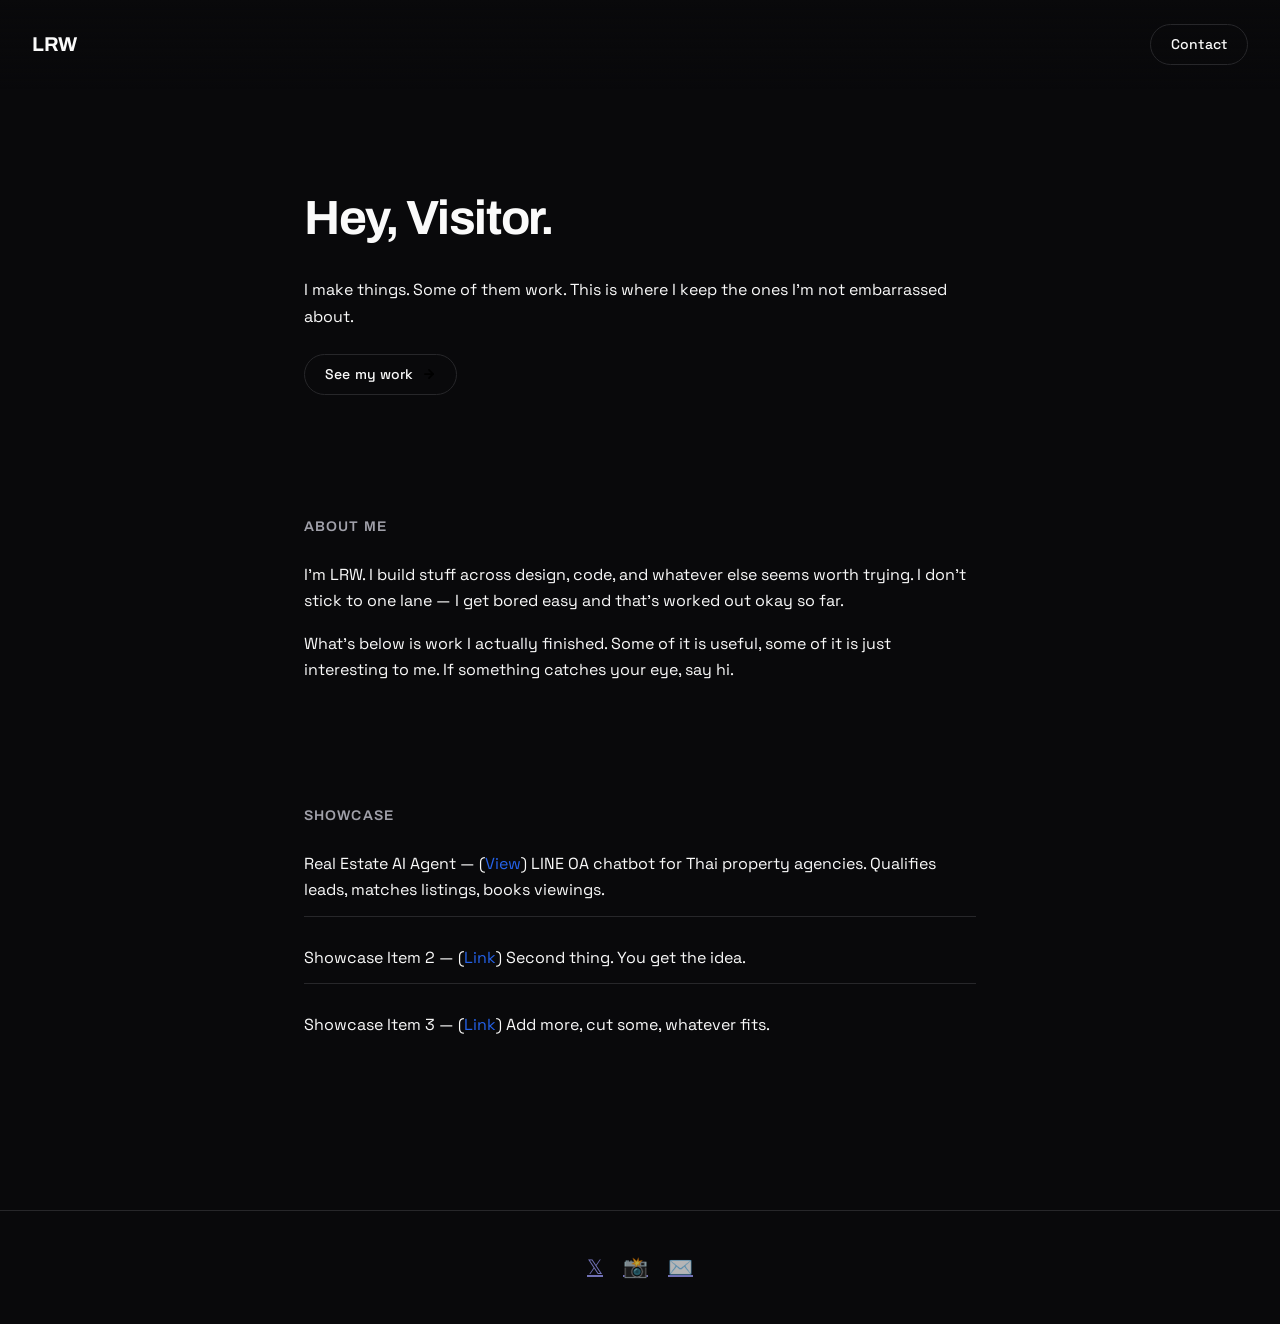
<file: index.html>
<!DOCTYPE html>
<html lang="en">
	<head>
		<meta charset="utf-8">
		<link rel="icon" href="./assets/images/1311.png" />
		<title>LRW — Portfolio</title>
		<meta name="description" content="Showcase portfolio of LRW @luciusrockwing.">
		<meta name="viewport" content="width=device-width, initial-scale=1" />
		<meta name="theme-color" content="#09090B" />
		<meta name="color-scheme" content="dark" />

		<link rel="preconnect" href="https://fonts.googleapis.com" />
		<link rel="preconnect" href="https://fonts.gstatic.com" crossorigin />
		<link rel="dns-prefetch" href="https://fonts.googleapis.com" />
		<link rel="dns-prefetch" href="https://fonts.gstatic.com" />

		<link rel="preload" href="https://fonts.googleapis.com/css2?family=Archivo:wght@300;400;500;600;700&family=Space+Grotesk:wght@300;400;500;600;700&display=swap" as="style" />
		<link rel="stylesheet" href="./css/typography.css">
		<link rel="stylesheet" href="./css/layout.css">
		<link rel="stylesheet" href="./css/utilities.css">

		<script defer src="./js/script.js"></script>
		<script defer src="./js/animations.js"></script>
	</head>
	<body>
	<!-- Skip to content -->
	<a href="#main-content" class="skip-link">Skip to content</a>

	<!-- NAVBAR -->
	<nav class="navbar">
		<a class="nav-title-link" href="./index.html">
			<span class="nav-title">LRW</span>
		</a>
		<a class="button" href="mailto:luciusrockwing@gmail.com">
			<span class="button-text">Contact</span>
		</a>
	</nav>

	<!-- MAIN PAGE CONTENT -->
	<main id="main-content">

	<!-- PORTFOLIO HEADER -->
	<div id="portfolio-header">
		<div id="portfolio-header-text-container">
			<div class="header-text">
				<h1 class="main-title">Hey, Visitor.</h1>
				<div class="body-text">I make things. Some of them work. This is where I keep the ones I'm not embarrassed about.</div>
			</div>
			<a class="button" id="my-work-link" href="#showcase-section">
				<span class="button-text">See my work</span>
				<img src="./assets/icons/arrow-right.svg" class="right-arrow-icon" width="14" height="14" alt="" />
			</a>
		</div>
	</div>

	<!-- ABOUT SECTION -->
	<section id="about-section">
		<span class="subheader-text">About Me</span>
		<div class="about-section-content">
			<div class="body-text">I'm LRW. I build stuff across design, code, and whatever else seems worth trying. I don't stick to one lane — I get bored easy and that's worked out okay so far.</div>
			<div class="body-text">What's below is work I actually finished. Some of it is useful, some of it is just interesting to me. If something catches your eye, say hi.</div>
		</div>
	</section>

	<!-- SHOWCASE SECTION -->
	<section id="showcase-section">
		<span class="subheader-text">Showcase</span>
		<div class="about-section-content showcase-list">
			<div class="body-text">Real Estate AI Agent — (<a href="./showcase/real-estate-ai-agent/index.html" class="no-underline">View</a>) LINE OA chatbot for Thai property agencies. Qualifies leads, matches listings, books viewings.</div>
			<div class="body-text">Showcase Item 2 — (<a href="#" class="no-underline">Link</a>) Second thing. You get the idea.</div>
			<div class="body-text">Showcase Item 3 — (<a href="#" class="no-underline">Link</a>) Add more, cut some, whatever fits.</div>
		</div>
	</section>

	</main>

	<!-- FOOTER -->
	<footer id="footer">
		<a class="icon-link" target="_blank" rel="noopener" href="https://twitter.com/luciusrockwing" aria-label="Twitter">
			𝕏
		</a>
		<a class="icon-link" target="_blank" rel="noopener" href="https://instagram.com/luciusrockwing" aria-label="Instagram">
			📸
		</a>
		<a class="icon-link" href="mailto:luciusrockwing@gmail.com" aria-label="Email">
			✉️
		</a>
	</footer>

	</body>
</html>
</file>
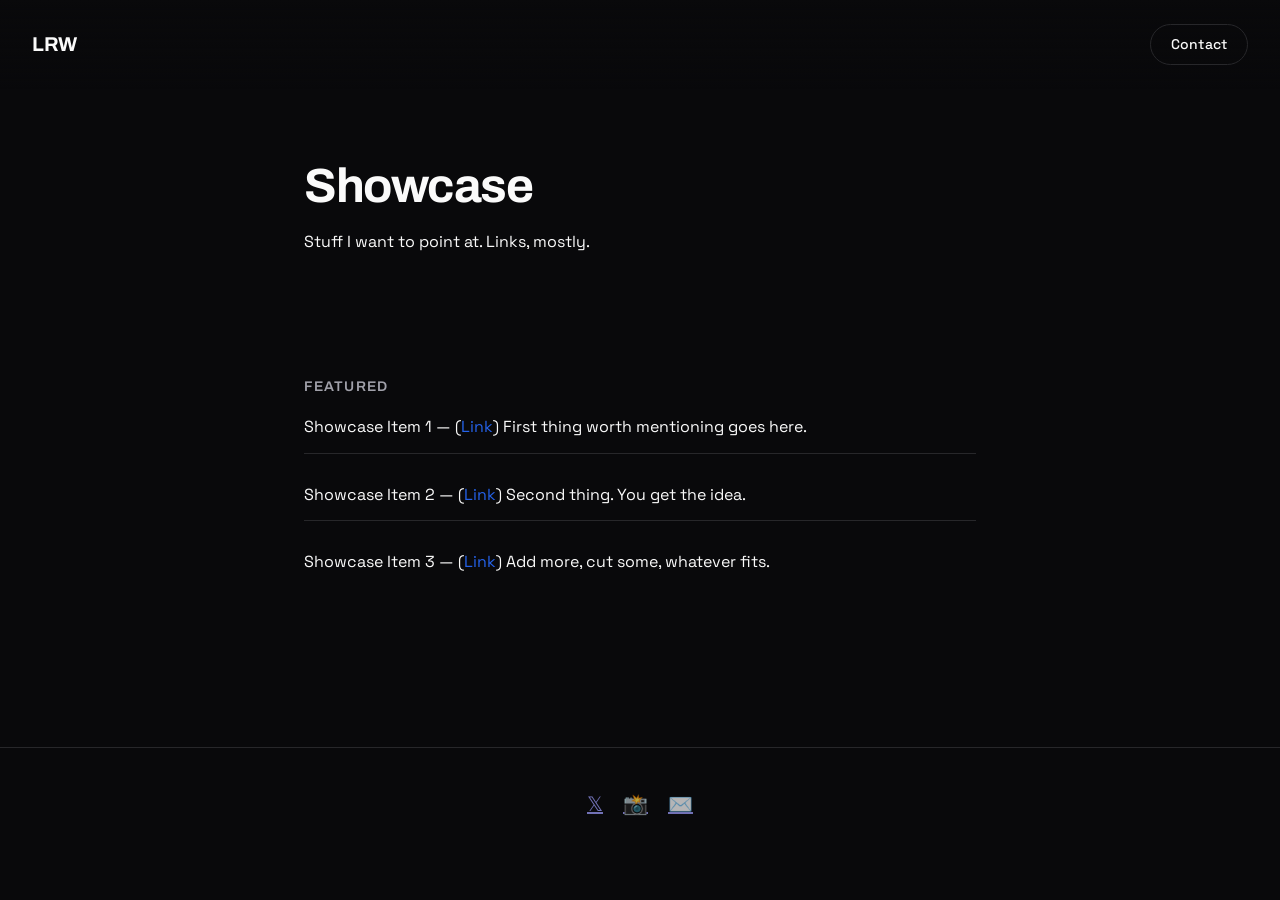
<file: showcase/index.html>
<!DOCTYPE html>
<html lang="en">
	<head>
		<meta charset="utf-8">
		<link rel="icon" href="../assets/images/1311.png" />
		<title>LRW — Showcase</title>
		<meta name="description" content="Showcase portfolio of LRW @luciusrockwing.">
		<meta name="viewport" content="width=device-width, initial-scale=1" />
		<meta name="theme-color" content="#09090B" />
		<meta name="color-scheme" content="dark" />

		<link rel="preconnect" href="https://fonts.googleapis.com" />
		<link rel="preconnect" href="https://fonts.gstatic.com" crossorigin />

		<link rel="stylesheet" href="../css/typography.css">
		<link rel="stylesheet" href="../css/layout.css">
		<link rel="stylesheet" href="../css/utilities.css">

		<script defer src="../js/script.js"></script>
		<script defer src="../js/animations.js"></script>
	</head>
	<body>
	<!-- Skip to content -->
	<a href="#main-content" class="skip-link">Skip to content</a>

	<!-- NAVBAR -->
	<nav class="navbar">
		<a class="nav-title-link" href="../index.html">
			<span class="nav-title">LRW</span>
		</a>
		<a class="button" href="mailto:luciusrockwing@gmail.com">
			<span class="button-text">Contact</span>
		</a>
	</nav>

	<!-- MAIN PAGE CONTENT -->
	<main id="main-content">

	<!-- SHOWCASE HEADER -->
	<section id="project-header">
		<div class="main-title">Showcase</div>
		<div class="body-text">Stuff I want to point at. Links, mostly.</div>
	</section>

	<!-- SHOWCASE LIST -->
	<section id="project-details">
		<div class="subheader-text">Featured</div>
		<div class="project-details-content">

			<!-- Add items: Name — (<a href="URL" class="no-underline">Link</a>) Description -->

			<div class="body-text">Showcase Item 1 — (<a href="#" class="no-underline">Link</a>) First thing worth mentioning goes here.</div>
			<div class="body-text">Showcase Item 2 — (<a href="#" class="no-underline">Link</a>) Second thing. You get the idea.</div>
			<div class="body-text">Showcase Item 3 — (<a href="#" class="no-underline">Link</a>) Add more, cut some, whatever fits.</div>

		</div>
	</section>
	</main>

	<!-- FOOTER -->
	<footer id="footer">
		<a class="icon-link" target="_blank" rel="noopener" href="https://twitter.com/luciusrockwing" aria-label="Twitter">
			𝕏
		</a>
		<a class="icon-link" target="_blank" rel="noopener" href="https://instagram.com/luciusrockwing" aria-label="Instagram">
			📸
		</a>
		<a class="icon-link" href="mailto:luciusrockwing@gmail.com" aria-label="Email">
			✉️
		</a>
	</footer>

	</body>
</html>
</file>
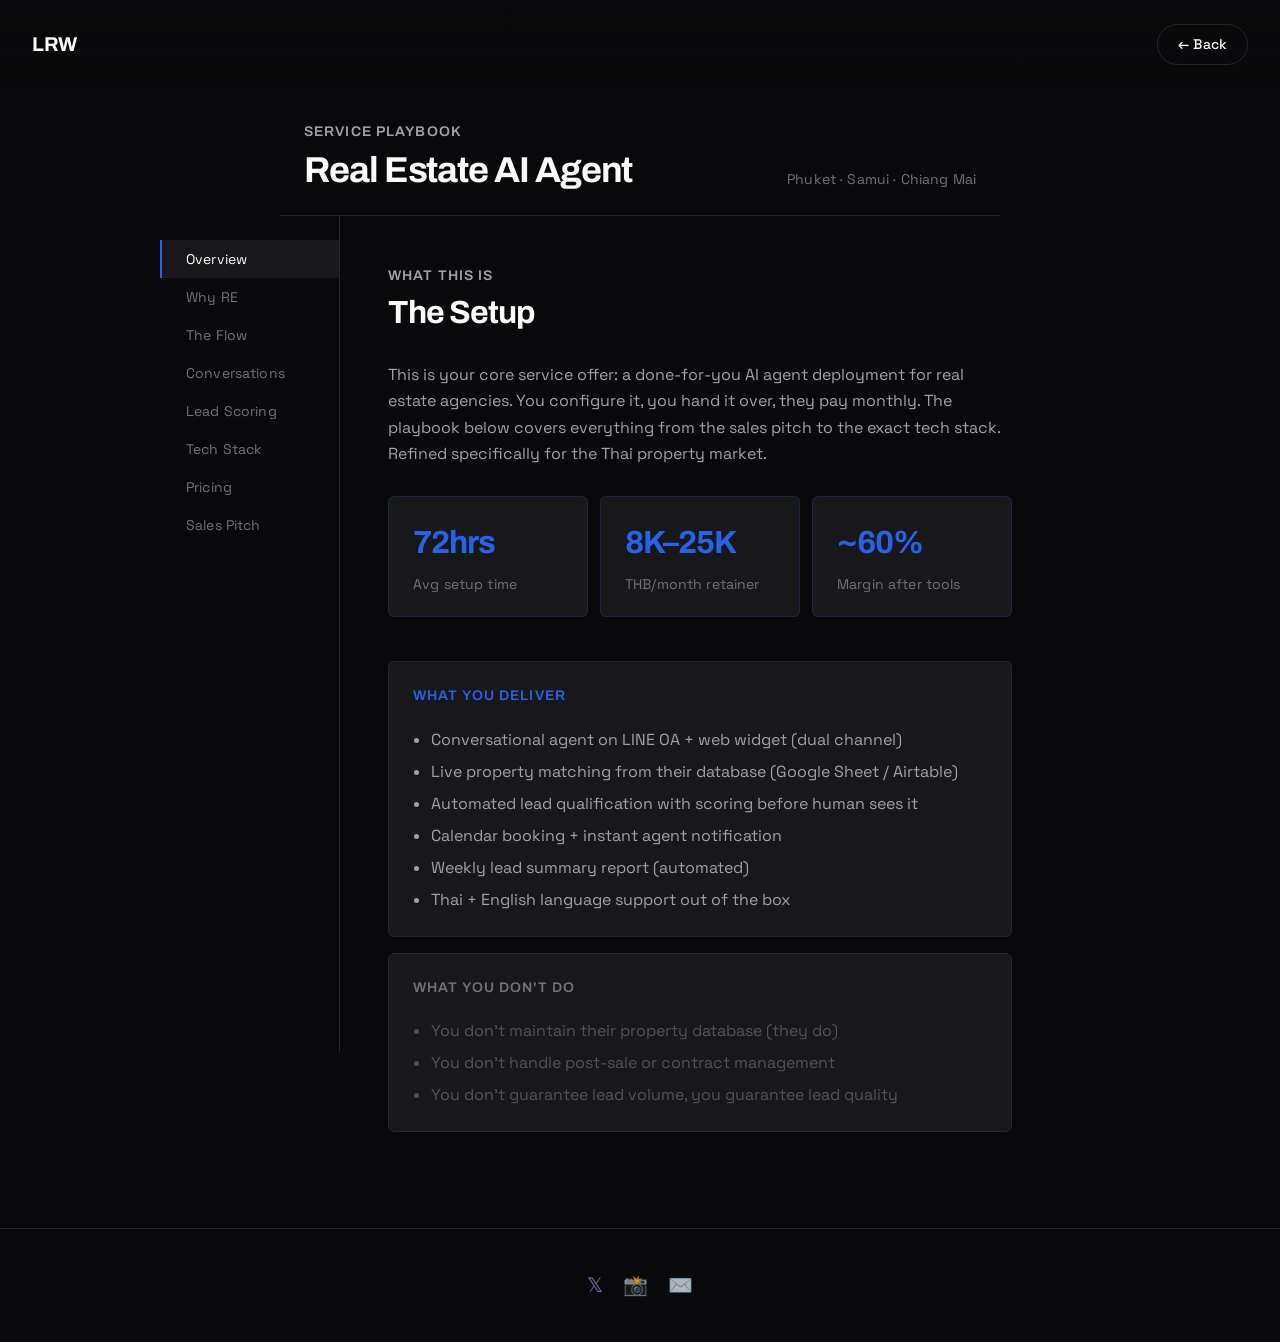
<file: showcase/real-estate-ai-agent/index.html>
<!DOCTYPE html>
<html lang="en">
<head>
	<meta charset="utf-8">
	<link rel="icon" href="../../assets/images/1311.png" />
	<title>LRW — Real Estate AI Agent</title>
	<meta name="description" content="Done-for-you AI agent deployment for real estate agencies. LINE OA chatbot for Thai property market.">
	<meta name="viewport" content="width=device-width, initial-scale=1" />
	<meta name="theme-color" content="#09090B" />
	<meta name="color-scheme" content="dark" />

	<link rel="preconnect" href="https://fonts.googleapis.com" />
	<link rel="preconnect" href="https://fonts.gstatic.com" crossorigin />
	<link rel="dns-prefetch" href="https://fonts.googleapis.com" />
	<link rel="dns-prefetch" href="https://fonts.gstatic.com" />
	<link rel="preload" href="https://fonts.googleapis.com/css2?family=Archivo:wght@300;400;500;600;700&family=Space+Grotesk:wght@300;400;500;600;700&family=JetBrains+Mono:wght@400;500&display=swap" as="style" />
	<link href="https://fonts.googleapis.com/css2?family=Archivo:wght@300;400;500;600;700&family=Space+Grotesk:wght@300;400;500;600;700&family=JetBrains+Mono:wght@400;500&display=swap" rel="stylesheet">

	<style>
		:root {
			--color-bg: #09090B;
			--color-surface: #18181B;
			--color-border: #27272A;
			--color-border-light: #3F3F46;
			--color-text: #FAFAFA;
			--color-text-muted: #A1A1AA;
			--color-text-dim: #71717A;
			--color-text-dead: #52525B;
			--color-accent: #2563EB;
			--color-accent-hover: #3B82F6;
			--color-accent-dim: #2563EB33;
			--color-accent-mid: #2563EB55;
			--color-cta-text: #FAFAFA;
			--color-teal: #8ab4c9;
			--color-red-soft: #c98a8a;
			--color-green-soft: #8ac99a;
			--font-heading: 'Archivo', sans-serif;
			--font-body: 'Space Grotesk', sans-serif;
			--font-mono: 'JetBrains Mono', monospace;
			--ease-out: cubic-bezier(0.16, 1, 0.3, 1);
			--ease-in-out: cubic-bezier(0.65, 0, 0.35, 1);
			--transition-fast: 150ms var(--ease-out);
			--transition-base: 250ms var(--ease-out);
			--transition-slow: 400ms var(--ease-in-out);
		}

		* { box-sizing: border-box; margin: 0; padding: 0; }

		html {
			text-size-adjust: none;
			-webkit-text-size-adjust: none;
			-moz-text-size-adjust: none;
		}

		body {
			background-color: var(--color-bg);
			color: var(--color-text);
			font-family: var(--font-body);
			font-size: 16px;
			line-height: 1.65;
			-webkit-font-smoothing: antialiased;
			-moz-osx-font-smoothing: grayscale;
			min-height: 100vh;
			display: flex;
			flex-direction: column;
		}

		/* ===== Skip link ===== */
		.skip-link {
			position: absolute;
			top: -100%;
			left: 16px;
			padding: 8px 16px;
			background: var(--color-accent);
			color: var(--color-cta-text);
			border-radius: 4px;
			font-family: var(--font-body);
			font-size: 14px;
			text-decoration: none;
			z-index: 100;
			transition: top 150ms;
		}
		.skip-link:focus { top: 16px; }

		/* ===== Navbar (matches front page) ===== */
		.navbar {
			width: 100%;
			padding: 24px 32px;
			display: flex;
			justify-content: space-between;
			align-items: center;
			position: fixed;
			top: 0;
			left: 0;
			z-index: 50;
			background: linear-gradient(to bottom, var(--color-bg), transparent);
			mix-blend-mode: normal;
		}
		.nav-title-link {
			color: var(--color-text);
			text-decoration: none;
			transition: opacity var(--transition-fast);
		}
		.nav-title-link:hover { opacity: 0.7; }
		.nav-title {
			font-family: var(--font-heading);
			font-weight: 700;
			font-size: 20px;
			letter-spacing: -0.02em;
			color: var(--color-text);
		}
		a.button {
			padding: 8px 20px;
			border: 1px solid var(--color-border);
			border-radius: 100px;
			color: var(--color-text);
			text-decoration: none;
			width: fit-content;
			display: flex;
			gap: 8px;
			align-items: center;
			transition: border-color var(--transition-fast), background-color var(--transition-fast);
			cursor: pointer;
		}
		a.button:hover {
			border-color: var(--color-text-muted);
			background-color: var(--color-surface);
			text-decoration: none;
		}
		.button-text {
			font-family: var(--font-body);
			font-size: 14px;
			font-weight: 500;
			letter-spacing: 0.01em;
		}

		/* ===== Focus visible (matches front page) ===== */
		a:focus-visible,
		a.button:focus-visible,
		button:focus-visible {
			outline: 2px solid var(--color-accent);
			outline-offset: 2px;
			border-radius: 4px;
		}
		a.button:focus-visible { border-radius: 100px; }
		.nav-title-link:focus-visible { outline-offset: 4px; }

		/* ===== Touch ===== */
		a.button, a.icon-link, a.nav-title-link, a.no-underline, button {
			touch-action: manipulation;
		}

		/* ===== HEADER ===== */
		.page-header {
			border-bottom: 1px solid var(--color-border);
			padding: 120px 24px 24px;
			max-width: 720px;
			margin: 0 auto;
			width: 100%;
			display: flex;
			align-items: flex-end;
			gap: 16px;
			flex-wrap: wrap;
		}
		.page-header-label {
			font-family: var(--font-heading);
			font-size: 14px;
			font-weight: 600;
			letter-spacing: 0.08em;
			text-transform: uppercase;
			color: var(--color-text-muted);
			margin-bottom: 8px;
		}
		.page-header h1 {
			font-family: var(--font-heading);
			font-size: 36px;
			font-weight: 700;
			line-height: 1.1;
			letter-spacing: -0.03em;
			color: var(--color-text);
			text-wrap: balance;
		}
		.page-header-right {
			margin-left: auto;
			font-size: 14px;
			color: var(--color-text-dim);
			letter-spacing: 0.01em;
		}

		/* ===== LAYOUT ===== */
		.content-wrap {
			display: flex;
			flex: 1;
			max-width: 960px;
			margin: 0 auto;
			width: 100%;
		}

		/* Sidebar */
		.sidebar {
			width: 180px;
			flex-shrink: 0;
			border-right: 1px solid var(--color-border);
			padding: 24px 0;
			position: sticky;
			top: 64px;
			height: calc(100vh - 64px);
			overflow-y: auto;
		}
		.sidebar button {
			display: block;
			width: 100%;
			text-align: left;
			padding: 10px 24px;
			background: transparent;
			border: none;
			border-left: 2px solid transparent;
			color: var(--color-text-dim);
			font-family: var(--font-body);
			font-size: 14px;
			letter-spacing: 0.01em;
			cursor: pointer;
			transition: all var(--transition-fast);
		}
		.sidebar button:hover {
			color: var(--color-text-muted);
			background: var(--color-surface);
		}
		.sidebar button.active {
			background: var(--color-surface);
			border-left-color: var(--color-accent);
			color: var(--color-text);
		}

		/* Main panel */
		.main-panel {
			flex: 1;
			padding: 48px 48px 80px;
			max-width: 720px;
		}

		/* ===== SECTION ===== */
		.section { display: none; }
		.section.active { display: block; }

		.section-title { margin-bottom: 32px; }
		.section-title-label {
			font-family: var(--font-heading);
			font-size: 14px;
			font-weight: 600;
			letter-spacing: 0.08em;
			text-transform: uppercase;
			color: var(--color-text-muted);
			margin-bottom: 8px;
		}
		.section-title h2 {
			font-family: var(--font-heading);
			font-size: 32px;
			font-weight: 700;
			line-height: 1.1;
			letter-spacing: -0.03em;
			color: var(--color-text);
			text-wrap: balance;
		}

		/* ===== BODY TEXT (matches front page) ===== */
		.body-text {
			font-family: var(--font-body);
			font-size: 16px;
			font-weight: 400;
			line-height: 1.65;
			color: var(--color-text);
		}
		.body-text-muted {
			font-family: var(--font-body);
			font-size: 16px;
			font-weight: 400;
			line-height: 1.65;
			color: var(--color-text-muted);
		}

		/* ===== CARD ===== */
		.card {
			background: var(--color-surface);
			border: 1px solid var(--color-border);
			border-radius: 6px;
			padding: 20px 24px;
			margin-bottom: 16px;
		}
		.card.accent { border-color: var(--color-accent-dim); }

		.label {
			display: inline-block;
			font-family: var(--font-heading);
			font-size: 14px;
			font-weight: 600;
			letter-spacing: 0.08em;
			text-transform: uppercase;
			color: var(--color-accent);
			margin-bottom: 8px;
		}

		/* ===== STATS GRID ===== */
		.stats-grid {
			display: grid;
			grid-template-columns: repeat(3, 1fr);
			gap: 12px;
			margin-bottom: 28px;
		}
		.stat-number {
			font-family: var(--font-heading);
			font-size: 32px;
			font-weight: 700;
			letter-spacing: -0.03em;
			color: var(--color-accent);
			font-variant-numeric: tabular-nums;
		}
		.stat-label {
			font-size: 14px;
			color: var(--color-text-dim);
			margin-top: 4px;
			letter-spacing: 0.01em;
		}

		/* ===== LISTS ===== */
		.card ul {
			margin: 8px 0 0;
			padding-left: 18px;
			color: var(--color-text-muted);
			font-size: 16px;
			line-height: 2;
		}
		.card ul.dim { color: var(--color-text-dead); }

		/* ===== FLOW STEPS ===== */
		.flow-step {
			display: flex;
			gap: 20px;
			margin-bottom: 12px;
		}
		.flow-rail {
			display: flex;
			flex-direction: column;
			align-items: center;
		}
		.flow-dot {
			width: 36px;
			height: 36px;
			border-radius: 50%;
			display: flex;
			align-items: center;
			justify-content: center;
			font-size: 12px;
			font-family: var(--font-mono);
			flex-shrink: 0;
		}
		.flow-line {
			width: 1px;
			flex: 1;
			background: var(--color-border);
			margin: 4px 0;
		}
		.flow-title {
			color: var(--color-text);
			font-size: 16px;
			font-weight: 500;
			margin-bottom: 4px;
		}
		.flow-detail {
			color: var(--color-text-dim);
			font-size: 14px;
			line-height: 1.7;
		}

		/* ===== CHAT BUBBLES ===== */
		.chat {
			display: flex;
			gap: 10px;
			margin-bottom: 10px;
			align-items: flex-start;
		}
		.chat.user { flex-direction: row-reverse; }
		.chat-avatar {
			width: 28px;
			height: 28px;
			border-radius: 50%;
			display: flex;
			align-items: center;
			justify-content: center;
			font-size: 11px;
			flex-shrink: 0;
		}
		.chat-avatar.bot {
			background: #2563EB22;
			color: var(--color-accent);
		}
		.chat-avatar.human {
			background: var(--color-surface);
			color: var(--color-text-dim);
		}
		.chat-bubble {
			max-width: 75%;
			padding: 10px 14px;
			font-size: 14px;
			line-height: 1.6;
			white-space: pre-line;
		}
		.chat-bubble.bot {
			background: var(--color-surface);
			border: 1px solid var(--color-border);
			border-radius: 4px 12px 12px 12px;
			color: var(--color-text-muted);
		}
		.chat-bubble.bot.highlight {
			border-color: var(--color-accent-mid);
			color: var(--color-accent-hover);
		}
		.chat-bubble.human {
			background: var(--color-bg);
			border: 1px solid var(--color-border);
			border-radius: 12px 4px 12px 12px;
			color: var(--color-text-muted);
		}

		/* Tab pills */
		.tab-bar {
			display: flex;
			gap: 8px;
			margin-bottom: 24px;
			flex-wrap: wrap;
		}
		.tab-pill {
			padding: 6px 16px;
			background: transparent;
			border: 1px solid var(--color-border);
			border-radius: 20px;
			color: var(--color-text-dim);
			font-family: var(--font-body);
			font-size: 14px;
			letter-spacing: 0.01em;
			cursor: pointer;
			transition: all var(--transition-fast);
		}
		.tab-pill:hover { color: var(--color-text-muted); border-color: var(--color-text-dim); }
		.tab-pill.active {
			background: #2563EB22;
			border-color: var(--color-accent-mid);
			color: var(--color-accent);
		}

		/* Convo panels */
		.convo-panel { display: none; }
		.convo-panel.active { display: block; }

		/* ===== SCORING ===== */
		.score-card {
			display: flex;
			gap: 16px;
			align-items: flex-start;
		}
		.score-badge {
			width: 48px;
			height: 48px;
			border-radius: 4px;
			display: flex;
			align-items: center;
			justify-content: center;
			font-size: 22px;
			font-weight: 700;
			flex-shrink: 0;
		}
		.score-grid {
			display: grid;
			grid-template-columns: 1fr 1fr;
			gap: 12px;
		}
		.score-label {
			font-family: var(--font-heading);
			font-size: 12px;
			font-weight: 600;
			letter-spacing: 0.08em;
			text-transform: uppercase;
			color: var(--color-text-dead);
			margin-bottom: 6px;
		}
		.score-criteria {
			margin: 0;
			padding-left: 16px;
			color: var(--color-text-muted);
			font-size: 14px;
			line-height: 1.9;
		}
		.score-action {
			margin: 0;
			color: var(--color-text-dim);
			font-size: 14px;
			line-height: 1.7;
		}
		.lead-summary {
			background: var(--color-bg);
			border-radius: 4px;
			padding: 14px 16px;
			margin-top: 10px;
			font-family: var(--font-mono);
			font-size: 13px;
			color: var(--color-text-muted);
			line-height: 2;
		}

		/* ===== TABLE ===== */
		.data-table {
			width: 100%;
			border-collapse: collapse;
			font-size: 14px;
			margin-bottom: 20px;
		}
		.data-table th {
			text-align: left;
			padding: 8px 12px;
			border-bottom: 1px solid var(--color-border);
			color: var(--color-accent);
			font-family: var(--font-heading);
			font-size: 12px;
			font-weight: 600;
			letter-spacing: 0.08em;
			text-transform: uppercase;
		}
		.data-table td {
			padding: 10px 12px;
			border-bottom: 1px solid var(--color-border);
			vertical-align: top;
		}
		.data-table td:first-child { color: var(--color-text); }
		.data-table td:not(:first-child) { color: var(--color-text-muted); }

		/* Setup timeline */
		.setup-timeline {
			display: flex;
			gap: 0;
			margin-top: 10px;
		}
		.setup-step {
			flex: 1;
			padding: 10px 12px;
			border-right: 1px solid var(--color-border);
		}
		.setup-step:last-child { border-right: none; }
		.setup-step-num {
			font-size: 12px;
			color: var(--color-accent);
			font-weight: 600;
			margin-bottom: 4px;
		}
		.setup-step-text {
			font-size: 14px;
			color: var(--color-text-dim);
			line-height: 1.5;
		}

		/* ===== PRICING ===== */
		.pricing-grid {
			display: grid;
			grid-template-columns: repeat(3, 1fr);
			gap: 12px;
		}
		.pricing-card {
			background: var(--color-surface);
			border: 1px solid var(--color-border);
			border-radius: 6px;
			padding: 20px;
		}
		.pricing-card.featured { border-color: var(--color-accent-dim); }
		.pricing-recommended {
			font-family: var(--font-heading);
			font-size: 11px;
			font-weight: 600;
			letter-spacing: 0.08em;
			color: var(--color-accent);
			margin-bottom: 10px;
		}
		.pricing-name { font-family: var(--font-heading); font-size: 20px; font-weight: 700; margin-bottom: 2px; }
		.pricing-price {
			font-family: var(--font-heading);
			font-size: 28px;
			font-weight: 700;
			letter-spacing: -0.03em;
			color: var(--color-text);
			margin: 10px 0 2px;
			font-variant-numeric: tabular-nums;
		}
		.pricing-price span { font-size: 14px; color: var(--color-text-dim); font-weight: 400; }
		.pricing-setup { font-size: 14px; color: var(--color-text-dead); margin-bottom: 16px; }
		.pricing-ideal { font-size: 14px; color: var(--color-text-dim); font-style: italic; margin-bottom: 14px; }
		.pricing-divider { border-top: 1px solid var(--color-border); padding-top: 14px; }
		.pricing-item {
			display: flex;
			gap: 8px;
			margin-bottom: 7px;
			align-items: flex-start;
		}
		.pricing-check {
			font-size: 14px;
			flex-shrink: 0;
			margin-top: 1px;
		}
		.pricing-item-text {
			font-size: 14px;
			color: var(--color-text-muted);
			line-height: 1.5;
		}
		.pricing-item.dim .pricing-check { color: var(--color-text-dead); }
		.pricing-item.dim .pricing-item-text { color: var(--color-text-dead); }

		/* ===== OBJECTION CARDS ===== */
		.objection-q {
			color: var(--color-text);
			font-size: 16px;
			font-weight: 500;
			margin-bottom: 6px;
		}
		.objection-a {
			color: var(--color-text-muted);
			font-size: 14px;
			line-height: 1.7;
		}

		/* ===== ICON LINKS (matches front page) ===== */
		a.icon-link {
			display: flex;
			font-size: 20px;
			opacity: 0.7;
			transition: opacity var(--transition-fast), transform var(--transition-base);
			cursor: pointer;
			text-decoration: none;
		}
		a.icon-link:hover {
			opacity: 1;
			transform: translateY(-2px);
		}

		/* ===== FOOTER (matches front page) ===== */
		#footer {
			width: 100%;
			display: flex;
			padding: 40px 32px;
			justify-content: center;
			align-items: center;
			gap: 20px;
			border-top: 1px solid var(--color-border);
		}

		/* ===== Scroll Entrance Animations (matches front page) ===== */
		.fade-in {
			opacity: 0;
			transform: translateY(16px);
			transition: opacity 600ms var(--ease-out), transform 600ms var(--ease-out);
		}
		.fade-in--visible {
			opacity: 1;
			transform: translateY(0);
		}
		@media (prefers-reduced-motion: reduce) {
			.fade-in {
				transition: none;
				opacity: 1;
				transform: none;
			}
		}

		/* ===== Links (matches front page) ===== */
		a.no-underline {
			text-decoration: none;
			color: var(--color-accent);
			cursor: pointer;
			transition: color var(--transition-fast);
		}
		a.no-underline:hover {
			color: var(--color-accent-hover);
			text-decoration: none;
		}

		/* ===== RESPONSIVE ===== */
		@media only screen and (max-width: 800px) {
			.navbar { padding: 16px 20px; }
			.page-header { padding: 100px 20px 20px; }
			.sidebar {
				width: 100%;
				height: auto;
				position: static;
				border-right: none;
				border-bottom: 1px solid var(--color-border);
				padding: 12px 0;
				display: flex;
				overflow-x: auto;
			}
			.sidebar button {
				white-space: nowrap;
				border-left: none;
				border-bottom: 2px solid transparent;
				padding: 8px 16px;
			}
			.sidebar button.active {
				border-left: none;
				border-bottom-color: var(--color-accent);
			}
			.content-wrap { flex-direction: column; }
			.main-panel { padding: 32px 20px 60px; }
			.stats-grid, .pricing-grid { grid-template-columns: 1fr; }
			.score-grid { grid-template-columns: 1fr; }
			.setup-timeline { flex-direction: column; }
			.setup-step { border-right: none; border-bottom: 1px solid var(--color-border); }
			#footer { padding: 32px 20px; }
		}

		@media only screen and (max-width: 600px) {
			.page-header h1 { font-size: 28px; }
			.section-title h2 { font-size: 24px; }
		}
	</style>
</head>
<body>

<!-- Skip link -->
<a href="#main-panel" class="skip-link">Skip to content</a>

<!-- NAVBAR (matches front page structure) -->
<nav class="navbar">
	<a class="nav-title-link" href="../../index.html">
		<span class="nav-title">LRW</span>
	</a>
	<a class="button" href="../../index.html#showcase-section">
		<span class="button-text">← Back</span>
	</a>
</nav>

<!-- HEADER -->
<header class="page-header fade-in">
	<div>
		<div class="page-header-label">Service Playbook</div>
		<h1>Real Estate AI Agent</h1>
	</div>
	<div class="page-header-right">Phuket · Samui · Chiang Mai</div>
</header>

<!-- CONTENT -->
<div class="content-wrap">

<!-- SIDEBAR -->
<nav class="sidebar" aria-label="Sections">
	<button class="active" data-section="overview">Overview</button>
	<button data-section="why">Why RE</button>
	<button data-section="flow">The Flow</button>
	<button data-section="conversations">Conversations</button>
	<button data-section="scoring">Lead Scoring</button>
	<button data-section="stack">Tech Stack</button>
	<button data-section="pricing">Pricing</button>
	<button data-section="pitch">Sales Pitch</button>
</nav>

<!-- MAIN PANEL -->
<main class="main-panel" id="main-panel">

<!-- ═══ OVERVIEW ═══ -->
<div class="section active fade-in" id="sec-overview">
	<div class="section-title">
		<div class="section-title-label">What This Is</div>
		<h2>The Setup</h2>
	</div>
	<p class="body-text-muted" style="margin-bottom: 28px;">
		This is your core service offer: a done-for-you AI agent deployment for real estate agencies.
		You configure it, you hand it over, they pay monthly. The playbook below covers everything
		from the sales pitch to the exact tech stack. Refined specifically for the Thai property market.
	</p>

	<div class="stats-grid">
		<div class="card accent">
			<div class="stat-number">72hrs</div>
			<div class="stat-label">Avg setup time</div>
		</div>
		<div class="card accent">
			<div class="stat-number">8K–25K</div>
			<div class="stat-label">THB/month retainer</div>
		</div>
		<div class="card accent">
			<div class="stat-number">~60%</div>
			<div class="stat-label">Margin after tools</div>
		</div>
	</div>

	<div class="card">
		<div class="label">What you deliver</div>
		<ul>
			<li>Conversational agent on LINE OA + web widget (dual channel)</li>
			<li>Live property matching from their database (Google Sheet / Airtable)</li>
			<li>Automated lead qualification with scoring before human sees it</li>
			<li>Calendar booking + instant agent notification</li>
			<li>Weekly lead summary report (automated)</li>
			<li>Thai + English language support out of the box</li>
		</ul>
	</div>

	<div class="card">
		<div class="label" style="color: var(--color-text-dim);">What you don't do</div>
		<ul class="dim">
			<li>You don't maintain their property database (they do)</li>
			<li>You don't handle post-sale or contract management</li>
			<li>You don't guarantee lead volume, you guarantee lead quality</li>
		</ul>
	</div>
</div>

<!-- ═══ WHY RE ═══ -->
<div class="section fade-in" id="sec-why">
	<div class="section-title">
		<div class="section-title-label">Market Fit</div>
		<h2>Why Real Estate Works</h2>
	</div>

	<div class="card accent">
		<div class="label">The core problem you're solving</div>
		<p class="body-text-muted" style="margin: 8px 0 0;">
			A Phuket agency gets 40–80 LINE inquiries a week. Their agent answers the same 6 questions
			on repeat — budget, location, type, timeline, viewing, price. That's 8–15 hours of
			copy-paste work before a single real conversation happens. You eliminate that entirely.
		</p>
	</div>

	<div style="display: grid; grid-template-columns: 1fr 1fr; gap: 12px; margin: 20px 0;">
		<div class="card">
			<div class="label">High ticket value</div>
			<p style="margin: 6px 0 0; color: var(--color-text-muted); font-size: 14px; line-height: 1.7;">One condo sale = 50K–500K THB commission. Agent ROI on your service is visible within the first deal.</p>
		</div>
		<div class="card">
			<div class="label">Repetitive early questions</div>
			<p style="margin: 6px 0 0; color: var(--color-text-muted); font-size: 14px; line-height: 1.7;">90% of incoming messages are qualification-stage. Perfect for automation. No judgment calls needed.</p>
		</div>
		<div class="card">
			<div class="label">After-hours volume</div>
			<p style="margin: 6px 0 0; color: var(--color-text-muted); font-size: 14px; line-height: 1.7;">Foreign buyers (EU, AU) message at 11pm–2am Thai time. No one is answering. Agent is.</p>
		</div>
		<div class="card">
			<div class="label">Multi-language gap</div>
			<p style="margin: 6px 0 0; color: var(--color-text-muted); font-size: 14px; line-height: 1.7;">Most agencies have one bilingual agent. Bot handles Thai, English, and basic Russian without extra hire.</p>
		</div>
	</div>

	<div class="card">
		<div class="label">Phuket-specific context</div>
		<p style="color: var(--color-text-muted); font-size: 14px; line-height: 1.7; margin: 8px 0 0;">
			High season (Nov–Apr) floods small agencies with leads they can't process fast enough.
			Low season, they're chasing cold leads manually. Your agent runs 24/7 regardless.
			capturing the peak overflow and re-engaging dormant leads in off-season.
			Frame it as leveling their capacity without headcount.
		</p>
	</div>
</div>

<!-- ═══ THE FLOW ═══ -->
<div class="section fade-in" id="sec-flow">
	<div class="section-title">
		<div class="section-title-label">System Architecture</div>
		<h2>The Full Flow</h2>
	</div>

	<div class="flow-step">
		<div class="flow-rail">
			<div class="flow-dot" style="background: #2563EB22; border: 1px solid #2563EB55; color: var(--color-accent);">01</div>
			<div class="flow-line"></div>
		</div>
		<div style="padding-bottom: 16px; flex: 1;">
			<div class="flow-title">Inquiry Arrives</div>
			<div class="flow-detail">LINE OA message or web widget. Agent responds in &lt;5 seconds, 24/7. First reply: detect language (Thai / EN / RU), acknowledge, open qualification.</div>
		</div>
	</div>

	<div class="flow-step">
		<div class="flow-rail">
			<div class="flow-dot" style="background: #8ab4c922; border: 1px solid #8ab4c955; color: var(--color-teal);">02</div>
			<div class="flow-line"></div>
		</div>
		<div style="padding-bottom: 16px; flex: 1;">
			<div class="flow-title">Qualification Loop</div>
			<div class="flow-detail">5 structured questions delivered conversationally. Budget → Location → Property type → Bedrooms → Timeline. If user drops off mid-flow, re-engage once after 2 hours.</div>
		</div>
	</div>

	<div class="flow-step">
		<div class="flow-rail">
			<div class="flow-dot" style="background: #c98a8a22; border: 1px solid #c98a8a55; color: var(--color-red-soft);">03</div>
			<div class="flow-line"></div>
		</div>
		<div style="padding-bottom: 16px; flex: 1;">
			<div class="flow-title">Lead Scoring</div>
			<div class="flow-detail">System scores the lead A/B/C based on budget range, timeline urgency, and response completeness. Score determines routing priority.</div>
		</div>
	</div>

	<div class="flow-step">
		<div class="flow-rail">
			<div class="flow-dot" style="background: #8ac99a22; border: 1px solid #8ac99a55; color: var(--color-green-soft);">04</div>
			<div class="flow-line"></div>
		</div>
		<div style="padding-bottom: 16px; flex: 1;">
			<div class="flow-title">Property Matching</div>
			<div class="flow-detail">Agent queries live property sheet. Returns max 3 matching units with key specs. Offers photos (link) or viewing booking.</div>
		</div>
	</div>

	<div class="flow-step">
		<div class="flow-rail">
			<div class="flow-dot" style="background: #2563EB22; border: 1px solid #2563EB55; color: var(--color-accent);">05</div>
			<div class="flow-line"></div>
		</div>
		<div style="padding-bottom: 16px; flex: 1;">
			<div class="flow-title">Booking &amp; Handoff</div>
			<div class="flow-detail">Slot selection → calendar block → agent notification via LINE Notify. Human agent gets: name, contact, score, matched property, budget confirmed, timeline.</div>
		</div>
	</div>

	<div class="flow-step">
		<div class="flow-rail">
			<div class="flow-dot" style="background: #8ab4c922; border: 1px solid #8ab4c955; color: var(--color-teal);">06</div>
		</div>
		<div style="padding-bottom: 16px; flex: 1;">
			<div class="flow-title">Post-Viewing Follow-up</div>
			<div class="flow-detail">T+24hrs: automated check-in message. T+72hrs: if no response from human agent, flag in lead log. Keeps pipeline visible.</div>
		</div>
	</div>
</div>

<!-- ═══ CONVERSATIONS ═══ -->
<div class="section fade-in" id="sec-conversations">
	<div class="section-title">
		<div class="section-title-label">Conversation Design</div>
		<h2>Live Conversation Flows</h2>
	</div>

	<div class="tab-bar" id="convo-tabs">
		<button class="tab-pill active" data-tab="qualify">Qualification</button>
		<button class="tab-pill" data-tab="match">Property Match</button>
		<button class="tab-pill" data-tab="book">Booking</button>
		<button class="tab-pill" data-tab="objection">Objections</button>
	</div>

	<!-- Qualification -->
	<div class="convo-panel active card" id="convo-qualify">
		<div class="chat"><div class="chat-avatar bot">🤖</div><div class="chat-bubble bot">สวัสดีครับ! Welcome to Phuket Property Co. 🌴

Are you looking to buy or rent? (ซื้อหรือเช่า)</div></div>
		<div class="chat user"><div class="chat-avatar human">👤</div><div class="chat-bubble human">Buy</div></div>
		<div class="chat"><div class="chat-avatar bot">🤖</div><div class="chat-bubble bot">Good pick. Phuket is a strong market right now.

What's your approximate budget? (in THB or USD is fine)</div></div>
		<div class="chat user"><div class="chat-avatar human">👤</div><div class="chat-bubble human">Around 4-5 million baht</div></div>
		<div class="chat"><div class="chat-avatar bot">🤖</div><div class="chat-bubble bot">Good range — several options available there.

Any preferred area? We have inventory across:
• Rawai / Nai Harn (quieter, local feel)
• Patong / Karon (central, rental yield)
• Bang Tao / Laguna (luxury, expat community)
• Chalong / Ao Po (value, marina access)</div></div>
		<div class="chat user"><div class="chat-avatar human">👤</div><div class="chat-bubble human">Rawai area preferably</div></div>
		<div class="chat"><div class="chat-avatar bot">🤖</div><div class="chat-bubble bot highlight">Noted. House or condo? And how many bedrooms are you thinking?</div></div>
		<div class="chat user"><div class="chat-avatar human">👤</div><div class="chat-bubble human">Condo, 2 beds ideally</div></div>
		<div class="chat"><div class="chat-avatar bot">🤖</div><div class="chat-bubble bot">Last question — what's your timeline? Are you looking to move quickly or still in the research stage?

• Ready to buy within 3 months
• 3–6 months
• Just exploring for now</div></div>
		<div class="chat user"><div class="chat-avatar human">👤</div><div class="chat-bubble human">3 months or so</div></div>
		<div class="chat"><div class="chat-avatar bot">🤖</div><div class="chat-bubble bot highlight">Perfect. I've found 4 units matching your criteria. Can I get your name and a WhatsApp/LINE number so our agent can send you the full details + photos?</div></div>
	</div>

	<!-- Property Match -->
	<div class="convo-panel card" id="convo-match">
		<div class="chat user"><div class="chat-avatar human">👤</div><div class="chat-bubble human">Do you have a 2 bed condo near Rawai under 4.5M?</div></div>
		<div class="chat"><div class="chat-avatar bot">🤖</div><div class="chat-bubble bot">Yes — 3 units match that search right now:

🏠 Baan Talay Rawai
3.2M THB · 68sqm · Pool view · Ready to transfer

🏠 Rawai Residence B
3.8M THB · 75sqm · Garden unit · Q3 handover

🏠 The Crest Nai Harn
4.3M THB · 82sqm · Sea view · Fully furnished

Want photos, floor plans, or to schedule a viewing on any of these?</div></div>
		<div class="chat user"><div class="chat-avatar human">👤</div><div class="chat-bubble human">Photos of the first one and third one please</div></div>
		<div class="chat"><div class="chat-avatar bot">🤖</div><div class="chat-bubble bot highlight">Here you go:

📸 Baan Talay Rawai → [link]
📸 The Crest Nai Harn → [link]

Both have virtual tours available too. Which one interests you more?</div></div>
	</div>

	<!-- Booking -->
	<div class="convo-panel card" id="convo-book">
		<div class="chat user"><div class="chat-avatar human">👤</div><div class="chat-bubble human">I want to see Baan Talay Rawai</div></div>
		<div class="chat"><div class="chat-avatar bot">🤖</div><div class="chat-bubble bot">Great pick — it's one of our most popular units this month.

Available viewing slots:
• Thursday 2:00pm
• Friday 10:00am
• Friday 3:00pm
• Saturday 11:00am

Which works for you?</div></div>
		<div class="chat user"><div class="chat-avatar human">👤</div><div class="chat-bubble human">Friday 10am</div></div>
		<div class="chat"><div class="chat-avatar bot">🤖</div><div class="chat-bubble bot">Confirmed ✅

Friday, [date] at 10:00am
Property: Baan Talay Rawai, 3.2M THB
Agent: Khun Lek (+66 81 xxx xxxx)
Address: [Google Maps link]

You'll get a reminder the evening before. Anything to know before the visit?</div></div>
		<div class="chat user"><div class="chat-avatar human">👤</div><div class="chat-bubble human">Is there parking at the condo?</div></div>
		<div class="chat"><div class="chat-avatar bot">🤖</div><div class="chat-bubble bot highlight">Yes — 1 covered parking space included per unit, with a second available to rent from the juristic office. I've noted your question for the agent too.</div></div>
	</div>

	<!-- Objections -->
	<div class="convo-panel card" id="convo-objection">
		<div class="chat user"><div class="chat-avatar human">👤</div><div class="chat-bubble human">I'm just browsing, not serious yet</div></div>
		<div class="chat"><div class="chat-avatar bot">🤖</div><div class="chat-bubble bot">No pressure at all — browsing is a great way to start.

If it helps, I can send you a weekly digest of new listings in your preferred area so you stay informed without any commitment. Would that be useful?</div></div>
		<div class="chat user"><div class="chat-avatar human">👤</div><div class="chat-bubble human">Are these prices negotiable?</div></div>
		<div class="chat"><div class="chat-avatar bot">🤖</div><div class="chat-bubble bot">Most sellers have some flexibility, especially on direct transactions. Our agent can advise on recent comparable sales and what realistic negotiation looks like for each unit.

Want me to arrange a quick call — no obligation?</div></div>
		<div class="chat user"><div class="chat-avatar human">👤</div><div class="chat-bubble human">I need to talk to my wife first</div></div>
		<div class="chat"><div class="chat-avatar bot">🤖</div><div class="chat-bubble bot highlight">Makes sense for a purchase like this.

Want me to send you a PDF summary of the units you liked? Easy to share with her, includes specs, photos, and price. Takes 2 seconds to forward.</div></div>
	</div>

	<div class="card" id="objection-principle" style="display: none;">
		<div class="label">Design principle</div>
		<p style="margin: 6px 0 0; color: var(--color-text-dim); font-size: 14px; line-height: 1.7;">
			Every objection response offers a micro-commitment: something small and useful
			(digest, PDF, call) that keeps the lead warm without pressure. Never a dead-end reply.
		</p>
	</div>
</div>

<!-- ═══ SCORING ═══ -->
<div class="section fade-in" id="sec-scoring">
	<div class="section-title">
		<div class="section-title-label">Lead Intelligence</div>
		<h2>Lead Scoring System</h2>
	</div>
	<p class="body-text-muted" style="margin-bottom: 24px;">
		Agent scores every lead before a human sees them. Agents see Grade + summary.
		No more "is this a real buyer" guesswork at 8am.
	</p>

	<!-- Grade A -->
	<div class="card accent">
		<div class="score-card">
			<div class="score-badge" style="background: #8ac99a22; border: 1px solid #8ac99a55; color: var(--color-green-soft);">A</div>
			<div style="flex: 1;">
				<div style="color: var(--color-green-soft); font-size: 14px; font-weight: 500; margin-bottom: 8px;">Hot — Priority Response</div>
				<div class="score-grid">
					<div>
						<div class="score-label">QUALIFIES IF</div>
						<ul class="score-criteria">
							<li>Budget confirmed ≥ 3M THB</li>
							<li>Timeline: within 3 months</li>
							<li>Specific property / area preference</li>
							<li>Agreed to viewing OR callback</li>
							<li>Responded to all 5 questions</li>
						</ul>
					</div>
					<div>
						<div class="score-label">AGENT ACTION</div>
						<p class="score-action">Notify agent immediately via LINE. Flag in CRM as Priority. Human must respond within 2 hours.</p>
					</div>
				</div>
			</div>
		</div>
	</div>

	<!-- Grade B -->
	<div class="card">
		<div class="score-card">
			<div class="score-badge" style="background: #2563EB22; border: 1px solid #2563EB55; color: var(--color-accent);">B</div>
			<div style="flex: 1;">
				<div style="color: var(--color-accent); font-size: 14px; font-weight: 500; margin-bottom: 8px;">Warm — Follow Up This Week</div>
				<div class="score-grid">
					<div>
						<div class="score-label">QUALIFIES IF</div>
						<ul class="score-criteria">
							<li>Budget stated but vague range</li>
							<li>Timeline 3–6 months</li>
							<li>Has preferences but open to options</li>
							<li>Dropped off after 3+ questions</li>
						</ul>
					</div>
					<div>
						<div class="score-label">AGENT ACTION</div>
						<p class="score-action">Enter into weekly nurture sequence. Agent reviews within 48 hours. Re-engage with new listings when available.</p>
					</div>
				</div>
			</div>
		</div>
	</div>

	<!-- Grade C -->
	<div class="card">
		<div class="score-card">
			<div class="score-badge" style="background: #c98a8a22; border: 1px solid #c98a8a55; color: var(--color-red-soft);">C</div>
			<div style="flex: 1;">
				<div style="color: var(--color-red-soft); font-size: 14px; font-weight: 500; margin-bottom: 8px;">Cold — Nurture Sequence</div>
				<div class="score-grid">
					<div>
						<div class="score-label">QUALIFIES IF</div>
						<ul class="score-criteria">
							<li>Budget not confirmed or very low</li>
							<li>"Just looking" / no timeline</li>
							<li>Incomplete qualification (&lt;3 questions)</li>
							<li>No callback or viewing intent</li>
						</ul>
					</div>
					<div>
						<div class="score-label">AGENT ACTION</div>
						<p class="score-action">Add to monthly newsletter. No agent time spent. Re-qualify if they re-engage organically.</p>
					</div>
				</div>
			</div>
		</div>
	</div>

	<div class="card">
		<div class="label">What the agent receives (auto-generated)</div>
		<div class="lead-summary">
			<span style="color: var(--color-accent);">LEAD SUMMARY — Friday 10:14am</span><br>
			Name: David Chen &nbsp;|&nbsp; LINE: @davidcth<br>
			<span style="color: var(--color-green-soft);">Grade: A (Hot)</span><br>
			Budget: 3.8–4.5M THB confirmed<br>
			Property: 2-bed condo, Rawai area<br>
			Timeline: Within 3 months<br>
			Interest: Baan Talay Rawai + The Crest Nai Harn<br>
			Viewing: Booked Friday 10am — Baan Talay<br>
			<span style="color: var(--color-text-dead);">Notes: Asked about parking (1 space included, confirmed)</span>
		</div>
	</div>
</div>

<!-- ═══ TECH STACK ═══ -->
<div class="section fade-in" id="sec-stack">
	<div class="section-title">
		<div class="section-title-label">Implementation</div>
		<h2>Tech Stack</h2>
	</div>

	<table class="data-table">
		<thead>
			<tr><th>Component</th><th>Tool</th><th>Why</th></tr>
		</thead>
		<tbody>
			<tr><td>Primary Channel</td><td>LINE Official Account</td><td>Dominant in Thai market. Every agency already has one</td></tr>
			<tr><td>Secondary Channel</td><td>Web chat widget (Crisp / custom)</td><td>Captures Google/Facebook traffic that doesn't use LINE</td></tr>
			<tr><td>Agent Gateway</td><td>n8n (self-hosted) or Make.com</td><td>Handles routing logic, webhooks, fallback rules. No vendor lock-in</td></tr>
			<tr><td>AI Brain</td><td>Claude API (claude-sonnet-4)</td><td>Best at Thai/EN code-switch, not hallucinating listings</td></tr>
			<tr><td>Property Data</td><td>Google Sheets + webhook</td><td>Agency already uses this. Zero migration friction on Day 1</td></tr>
			<tr><td>Calendar</td><td>Google Calendar API</td><td>Auto-block slots, prevent double-booking, send reminders</td></tr>
			<tr><td>Agent Notify</td><td>LINE Notify + Telegram bot</td><td>Dual channel: LINE for Thai agents, Telegram as backup</td></tr>
			<tr><td>Lead Log</td><td>Google Sheets or Airtable</td><td>Visible to agency without any new software to learn</td></tr>
			<tr><td>Follow-up Engine</td><td>n8n scheduled triggers</td><td>T+24hr, T+72hr, weekly digest. Fully automated</td></tr>
			<tr><td>Analytics</td><td>Looker Studio (free)</td><td>Weekly dashboard: leads by score, response rate, booking conversion</td></tr>
		</tbody>
	</table>

	<div class="card">
		<div class="label">Setup sequence</div>
		<div class="setup-timeline">
			<div class="setup-step">
				<div class="setup-step-num">Day 1–2</div>
				<div class="setup-step-text">LINE OA connect + base agent config</div>
			</div>
			<div class="setup-step">
				<div class="setup-step-num">Day 2–3</div>
				<div class="setup-step-text">Property sheet integration + matching logic</div>
			</div>
			<div class="setup-step">
				<div class="setup-step-num">Day 3–4</div>
				<div class="setup-step-text">Calendar + notification pipeline</div>
			</div>
			<div class="setup-step">
				<div class="setup-step-num">Day 4–5</div>
				<div class="setup-step-text">Scoring logic + lead log</div>
			</div>
			<div class="setup-step">
				<div class="setup-step-num">Day 5–7</div>
				<div class="setup-step-text">QA, test conversations, handover</div>
			</div>
		</div>
	</div>
</div>

<!-- ═══ PRICING ═══ -->
<div class="section fade-in" id="sec-pricing">
	<div class="section-title">
		<div class="section-title-label">Packaging</div>
		<h2>Pricing Tiers</h2>
	</div>

	<div class="pricing-grid">
		<!-- Starter -->
		<div class="pricing-card">
			<div class="pricing-name" style="color: var(--color-text-muted);">Starter</div>
			<div class="pricing-price">8,000 <span>THB/mo</span></div>
			<div class="pricing-setup">15,000 one-time setup</div>
			<div class="pricing-ideal">Small agency, 1–2 agents, under 100 leads/month</div>
			<div class="pricing-divider">
				<div class="pricing-item"><span class="pricing-check" style="color: var(--color-text-muted);">✓</span><span class="pricing-item-text">LINE OA integration only</span></div>
				<div class="pricing-item"><span class="pricing-check" style="color: var(--color-text-muted);">✓</span><span class="pricing-item-text">Basic 5-question qualifier</span></div>
				<div class="pricing-item"><span class="pricing-check" style="color: var(--color-text-muted);">✓</span><span class="pricing-item-text">Google Sheet property matching (up to 50 listings)</span></div>
				<div class="pricing-item"><span class="pricing-check" style="color: var(--color-text-muted);">✓</span><span class="pricing-item-text">Manual calendar booking link</span></div>
				<div class="pricing-item"><span class="pricing-check" style="color: var(--color-text-muted);">✓</span><span class="pricing-item-text">Lead log to Google Sheet</span></div>
				<div class="pricing-item"><span class="pricing-check" style="color: var(--color-text-muted);">✓</span><span class="pricing-item-text">A/B/C scoring</span></div>
				<div class="pricing-item"><span class="pricing-check" style="color: var(--color-text-muted);">✓</span><span class="pricing-item-text">Email support</span></div>
				<div class="pricing-item dim"><span class="pricing-check">–</span><span class="pricing-item-text">Web widget</span></div>
				<div class="pricing-item dim"><span class="pricing-check">–</span><span class="pricing-item-text">Auto calendar booking</span></div>
				<div class="pricing-item dim"><span class="pricing-check">–</span><span class="pricing-item-text">Agent notify</span></div>
				<div class="pricing-item dim"><span class="pricing-check">–</span><span class="pricing-item-text">Analytics dashboard</span></div>
			</div>
		</div>

		<!-- Pro -->
		<div class="pricing-card featured">
			<div class="pricing-recommended">RECOMMENDED</div>
			<div class="pricing-name" style="color: var(--color-accent);">Pro</div>
			<div class="pricing-price">15,000 <span>THB/mo</span></div>
			<div class="pricing-setup">25,000 one-time setup</div>
			<div class="pricing-ideal">Mid-size agency, 3–5 agents, 100–300 leads/month</div>
			<div class="pricing-divider">
				<div class="pricing-item"><span class="pricing-check" style="color: var(--color-accent);">✓</span><span class="pricing-item-text">LINE OA + web widget (dual channel)</span></div>
				<div class="pricing-item"><span class="pricing-check" style="color: var(--color-accent);">✓</span><span class="pricing-item-text">Full qualification + objection handling</span></div>
				<div class="pricing-item"><span class="pricing-check" style="color: var(--color-accent);">✓</span><span class="pricing-item-text">Google Sheets or Airtable, up to 200 listings</span></div>
				<div class="pricing-item"><span class="pricing-check" style="color: var(--color-accent);">✓</span><span class="pricing-item-text">Google Calendar auto-booking</span></div>
				<div class="pricing-item"><span class="pricing-check" style="color: var(--color-accent);">✓</span><span class="pricing-item-text">LINE Notify + Telegram agent alerts</span></div>
				<div class="pricing-item"><span class="pricing-check" style="color: var(--color-accent);">✓</span><span class="pricing-item-text">Lead scoring + CRM log</span></div>
				<div class="pricing-item"><span class="pricing-check" style="color: var(--color-accent);">✓</span><span class="pricing-item-text">Thai + English language support</span></div>
				<div class="pricing-item"><span class="pricing-check" style="color: var(--color-accent);">✓</span><span class="pricing-item-text">Looker Studio weekly dashboard</span></div>
				<div class="pricing-item"><span class="pricing-check" style="color: var(--color-accent);">✓</span><span class="pricing-item-text">Post-viewing follow-up automation</span></div>
				<div class="pricing-item"><span class="pricing-check" style="color: var(--color-accent);">✓</span><span class="pricing-item-text">Monthly check-in call</span></div>
			</div>
		</div>

		<!-- Agency+ -->
		<div class="pricing-card">
			<div class="pricing-name" style="color: var(--color-teal);">Agency+</div>
			<div class="pricing-price">25,000 <span>THB/mo</span></div>
			<div class="pricing-setup">40,000 one-time setup</div>
			<div class="pricing-ideal">Larger agency or group, multi-agent, multi-project</div>
			<div class="pricing-divider">
				<div class="pricing-item"><span class="pricing-check" style="color: var(--color-teal);">✓</span><span class="pricing-item-text">Everything in Pro</span></div>
				<div class="pricing-item"><span class="pricing-check" style="color: var(--color-teal);">✓</span><span class="pricing-item-text">Multi-agent routing (by area or tier)</span></div>
				<div class="pricing-item"><span class="pricing-check" style="color: var(--color-teal);">✓</span><span class="pricing-item-text">Existing CRM integration (HubSpot, custom)</span></div>
				<div class="pricing-item"><span class="pricing-check" style="color: var(--color-teal);">✓</span><span class="pricing-item-text">Russian language support added</span></div>
				<div class="pricing-item"><span class="pricing-check" style="color: var(--color-teal);">✓</span><span class="pricing-item-text">Seasonal campaign sequences</span></div>
				<div class="pricing-item"><span class="pricing-check" style="color: var(--color-teal);">✓</span><span class="pricing-item-text">Custom branded web widget</span></div>
				<div class="pricing-item"><span class="pricing-check" style="color: var(--color-teal);">✓</span><span class="pricing-item-text">Priority support + weekly calls</span></div>
				<div class="pricing-item"><span class="pricing-check" style="color: var(--color-teal);">✓</span><span class="pricing-item-text">Quarterly optimization review</span></div>
			</div>
		</div>
	</div>

	<div class="card">
		<div class="label">Upsell opportunities</div>
		<p style="margin: 6px 0 0; color: var(--color-text-dim); font-size: 14px; line-height: 1.8;">
			Rental management module (+5K/mo) · Facebook Ads lead intake (+3K/mo) ·
			WhatsApp Business API integration (+4K/mo) · Custom property matching logic (+one-time 8K) ·
			Training your client's staff to maintain it (+half day workshop 5K)
		</p>
	</div>
</div>

<!-- ═══ PITCH ═══ -->
<div class="section fade-in" id="sec-pitch">
	<div class="section-title">
		<div class="section-title-label">Sales Framing</div>
		<h2>How to Sell This</h2>
	</div>

	<div class="card accent">
		<div class="label">The one-liner that closes</div>
		<p style="margin: 8px 0 0; color: var(--color-text); font-size: 18px; line-height: 1.7; font-weight: 500;">
			"One qualified lead in Phuket real estate is worth 50,000–500,000 THB in commission.
			This system costs 15,000 THB a month. You need it to pay for itself once a quarter.
			The math is not complicated."
		</p>
	</div>

	<div style="margin-top: 20px;">
		<div class="label">Objection handling: client side</div>

		<div class="card">
			<div class="objection-q">"We already have a LINE OA"</div>
			<div class="objection-a">Good, we integrate with it. No migration, no new account. We just make it intelligent.</div>
		</div>
		<div class="card">
			<div class="objection-q">"Our agents prefer personal contact"</div>
			<div class="objection-a">They'll still do the personal contact. Just on pre-qualified leads who already know what they want and when they want to view. No more 11pm "how much condo" messages.</div>
		</div>
		<div class="card">
			<div class="objection-q">"What if the AI says something wrong?"</div>
			<div class="objection-a">It only communicates from your property sheet and your approved scripts. It doesn't speculate. Any question it can't answer, it says "let me connect you with our team".</div>
		</div>
		<div class="card">
			<div class="objection-q">"We don't have a property database"</div>
			<div class="objection-a">Google Sheet with 5 columns is enough to start. We build the sheet structure for you in the setup. Most agencies can fill it in 2 hours.</div>
		</div>
		<div class="card">
			<div class="objection-q">"Can we try before we commit?"</div>
			<div class="objection-a">Yes. We offer a 2-week paid pilot on the Starter tier. You see the leads coming in, you decide. No annual contract required.</div>
		</div>
	</div>

	<div class="card">
		<div class="label">Who to target first</div>
		<p style="margin: 6px 0 0; color: var(--color-text-muted); font-size: 14px; line-height: 1.8;">
			Mid-size Phuket agencies (5–15 listings, 2–4 agents) with active LINE OA but no automation.
			They're big enough to have lead volume problems, small enough to not have IT teams.
			Check their LINE OA. If response time is slow or replies are inconsistent, that's your in.
			Facebook and Google reviews mentioning "hard to contact" or "slow response" are buying signals.
		</p>
	</div>
</div>

</main>
</div>

<!-- FOOTER (matches front page) -->
<footer id="footer">
	<a class="icon-link" target="_blank" rel="noopener" href="https://twitter.com/luciusrockwing" aria-label="Twitter">
		𝕏
	</a>
	<a class="icon-link" target="_blank" rel="noopener" href="https://instagram.com/luciusrockwing" aria-label="Instagram">
		📸
	</a>
	<a class="icon-link" href="mailto:luciusrockwing@gmail.com" aria-label="Email">
		✉️
	</a>
</footer>

<script>
	// ===== Scroll entrance animations (matches front page pattern) =====
	document.addEventListener('DOMContentLoaded', () => {
		const prefersReducedMotion = window.matchMedia('(prefers-reduced-motion: reduce)').matches;

		const animatedElements = document.querySelectorAll(
			'.page-header, .section'
		);

		animatedElements.forEach((el, index) => {
			el.classList.add('fade-in');
			el.style.transitionDelay = prefersReducedMotion ? '0ms' : `${index * 80}ms`;
		});

		if (prefersReducedMotion) {
			animatedElements.forEach(el => el.classList.add('fade-in--visible'));
			return;
		}

		const observer = new IntersectionObserver(
			(entries) => {
				entries.forEach(entry => {
					if (entry.isIntersecting) {
						entry.target.classList.add('fade-in--visible');
						observer.unobserve(entry.target);
					}
				});
			},
			{ threshold: 0.1, rootMargin: '0px 0px -40px 0px' }
		);

		animatedElements.forEach(el => observer.observe(el));
	});

	// ===== Sidebar navigation =====
	document.querySelector('.sidebar').addEventListener('click', function(e) {
		if (e.target.tagName !== 'BUTTON') return;
		const section = e.target.dataset.section;

		// Update sidebar
		document.querySelectorAll('.sidebar button').forEach(function(b) { b.classList.remove('active'); });
		e.target.classList.add('active');

		// Update main panel
		document.querySelectorAll('.section').forEach(function(s) { s.classList.remove('active'); });
		document.getElementById('sec-' + section).classList.add('active');

		// Trigger fade-in on newly visible section
		const newSection = document.getElementById('sec-' + section);
		newSection.classList.remove('fade-in--visible');
		newSection.classList.add('fade-in');
		requestAnimationFrame(() => {
			requestAnimationFrame(() => {
				newSection.classList.add('fade-in--visible');
			});
		});

		// Scroll to top of panel on mobile
		if (window.innerWidth <= 800) {
			document.getElementById('main-panel').scrollIntoView({ behavior: 'smooth' });
		}
	});

	// ===== Conversation tabs =====
	document.getElementById('convo-tabs').addEventListener('click', function(e) {
		if (e.target.tagName !== 'BUTTON') return;
		const tab = e.target.dataset.tab;

		// Update pills
		document.querySelectorAll('#convo-tabs .tab-pill').forEach(function(p) { p.classList.remove('active'); });
		e.target.classList.add('active');

		// Update panels
		document.querySelectorAll('.convo-panel').forEach(function(p) { p.classList.remove('active'); });
		document.getElementById('convo-' + tab).classList.add('active');

		// Show/hide objection principle card
		document.getElementById('objection-principle').style.display = tab === 'objection' ? 'block' : 'none';
	});
</script>

</body>
</html>
</file>
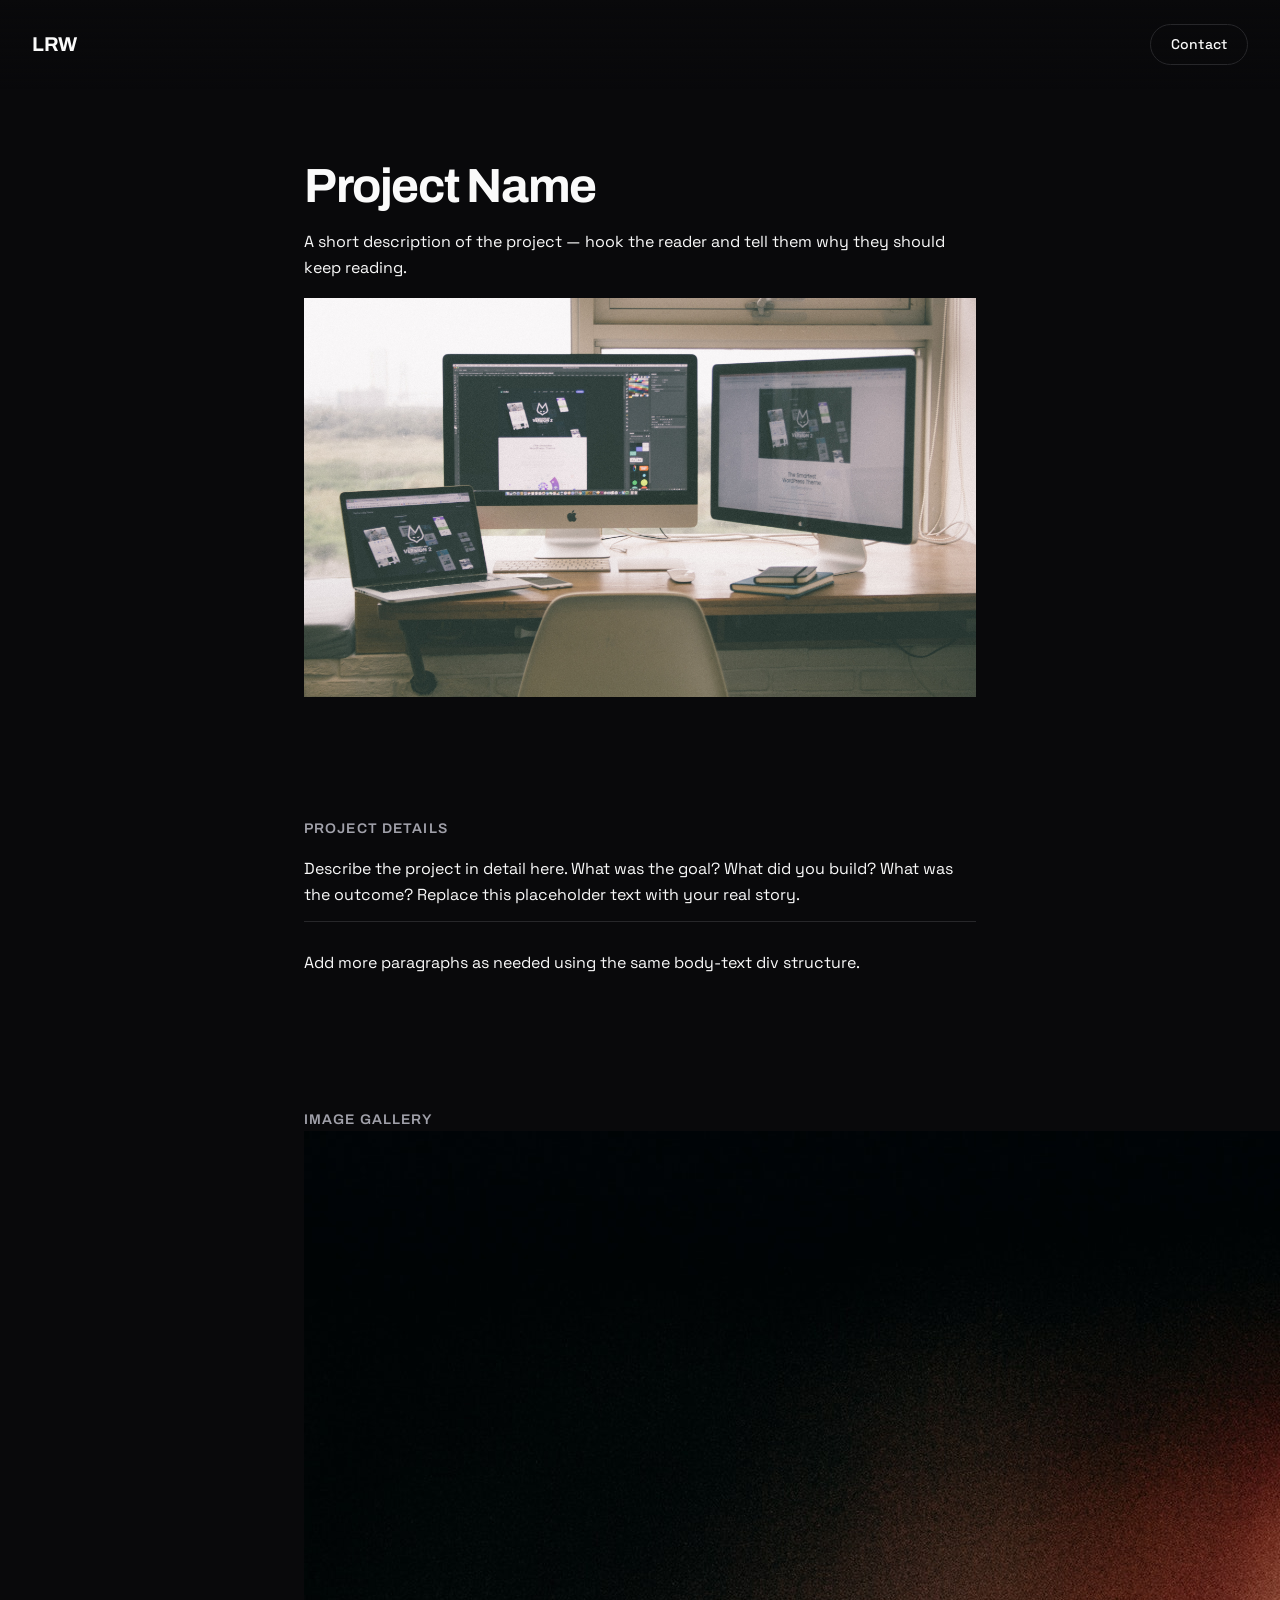
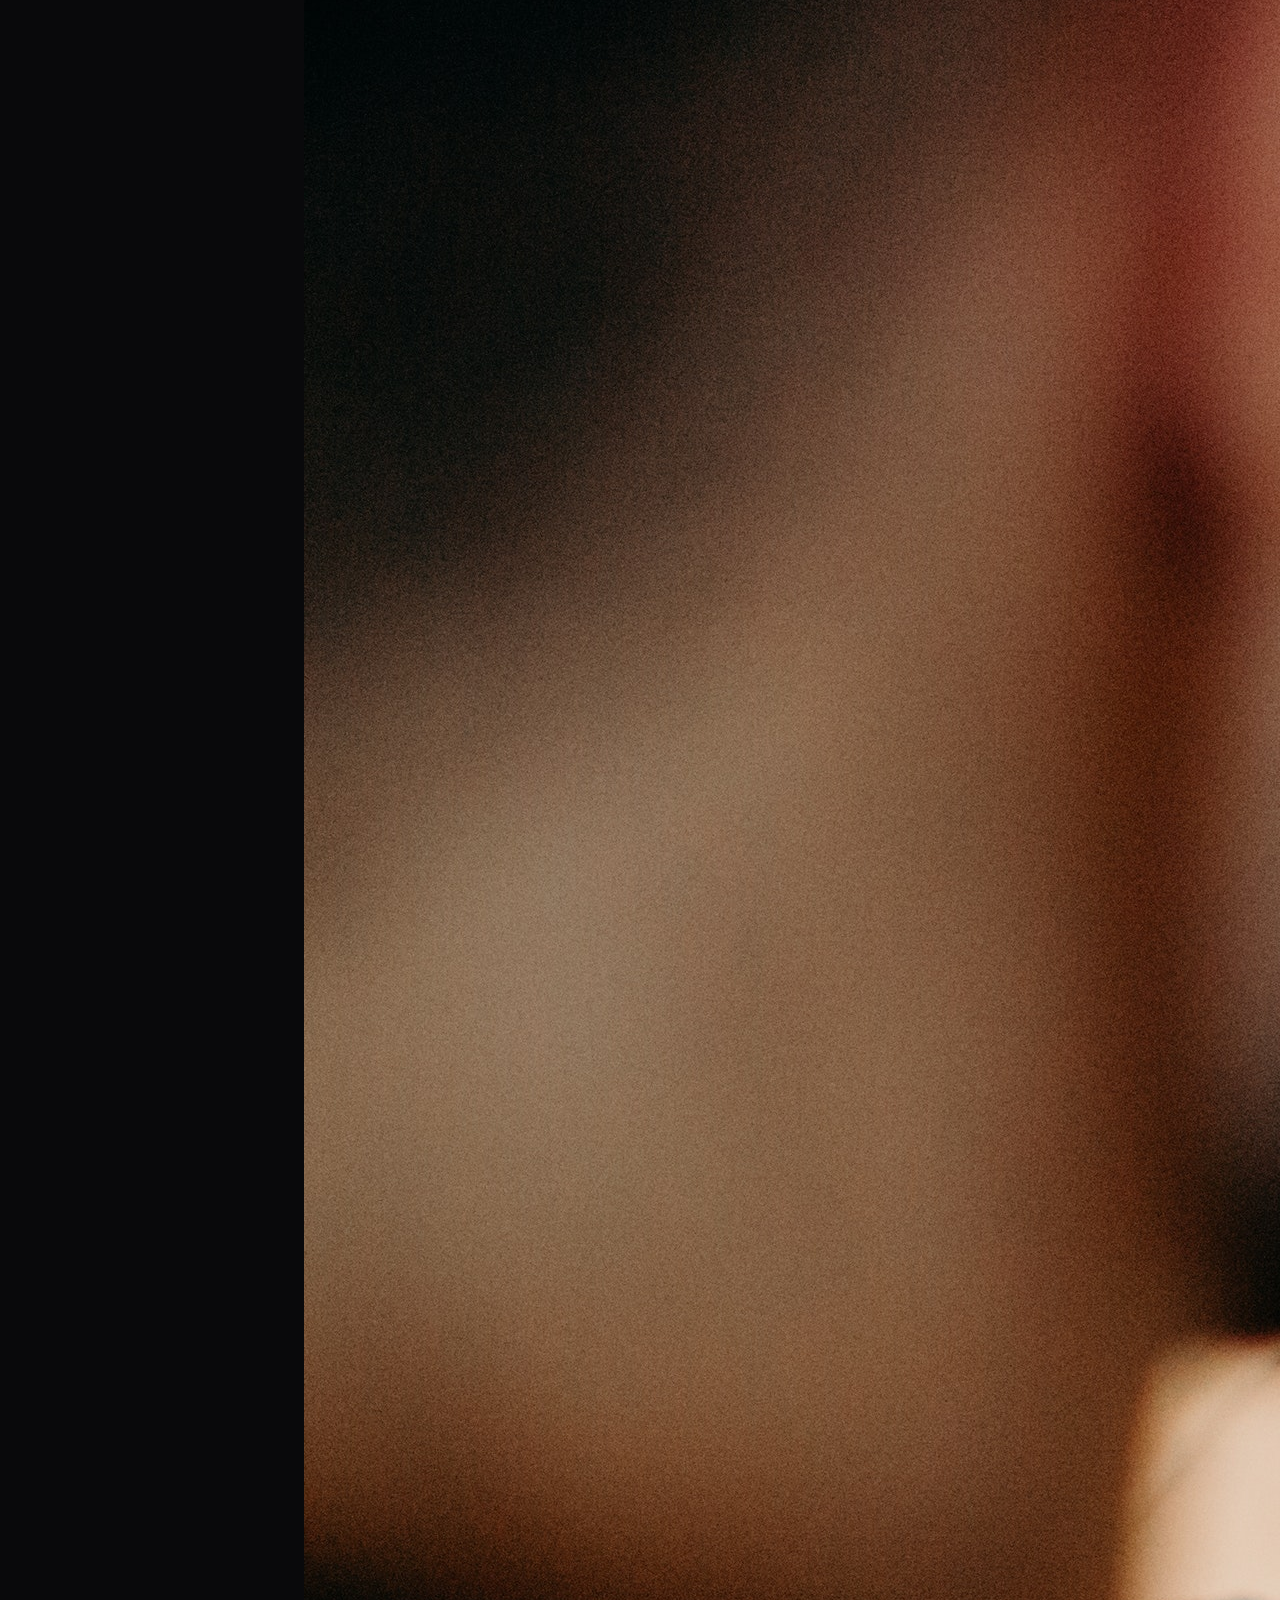
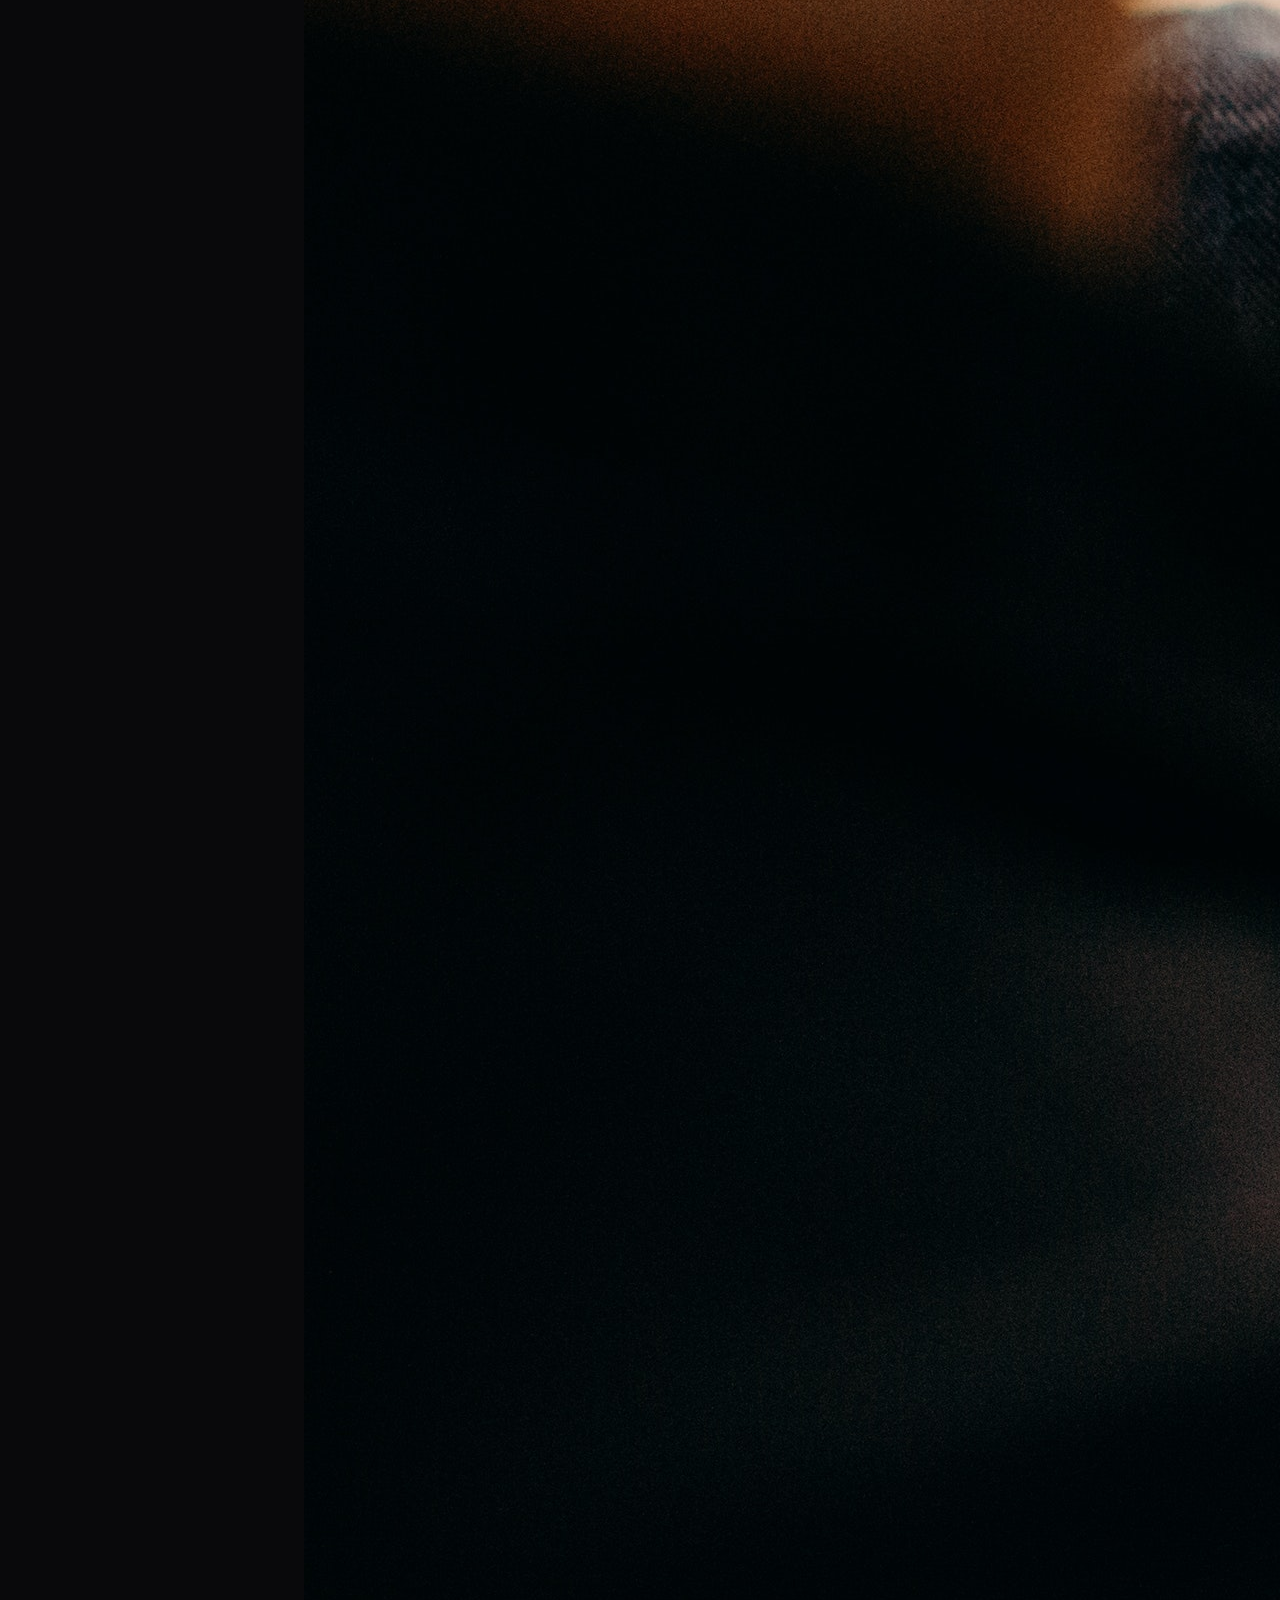
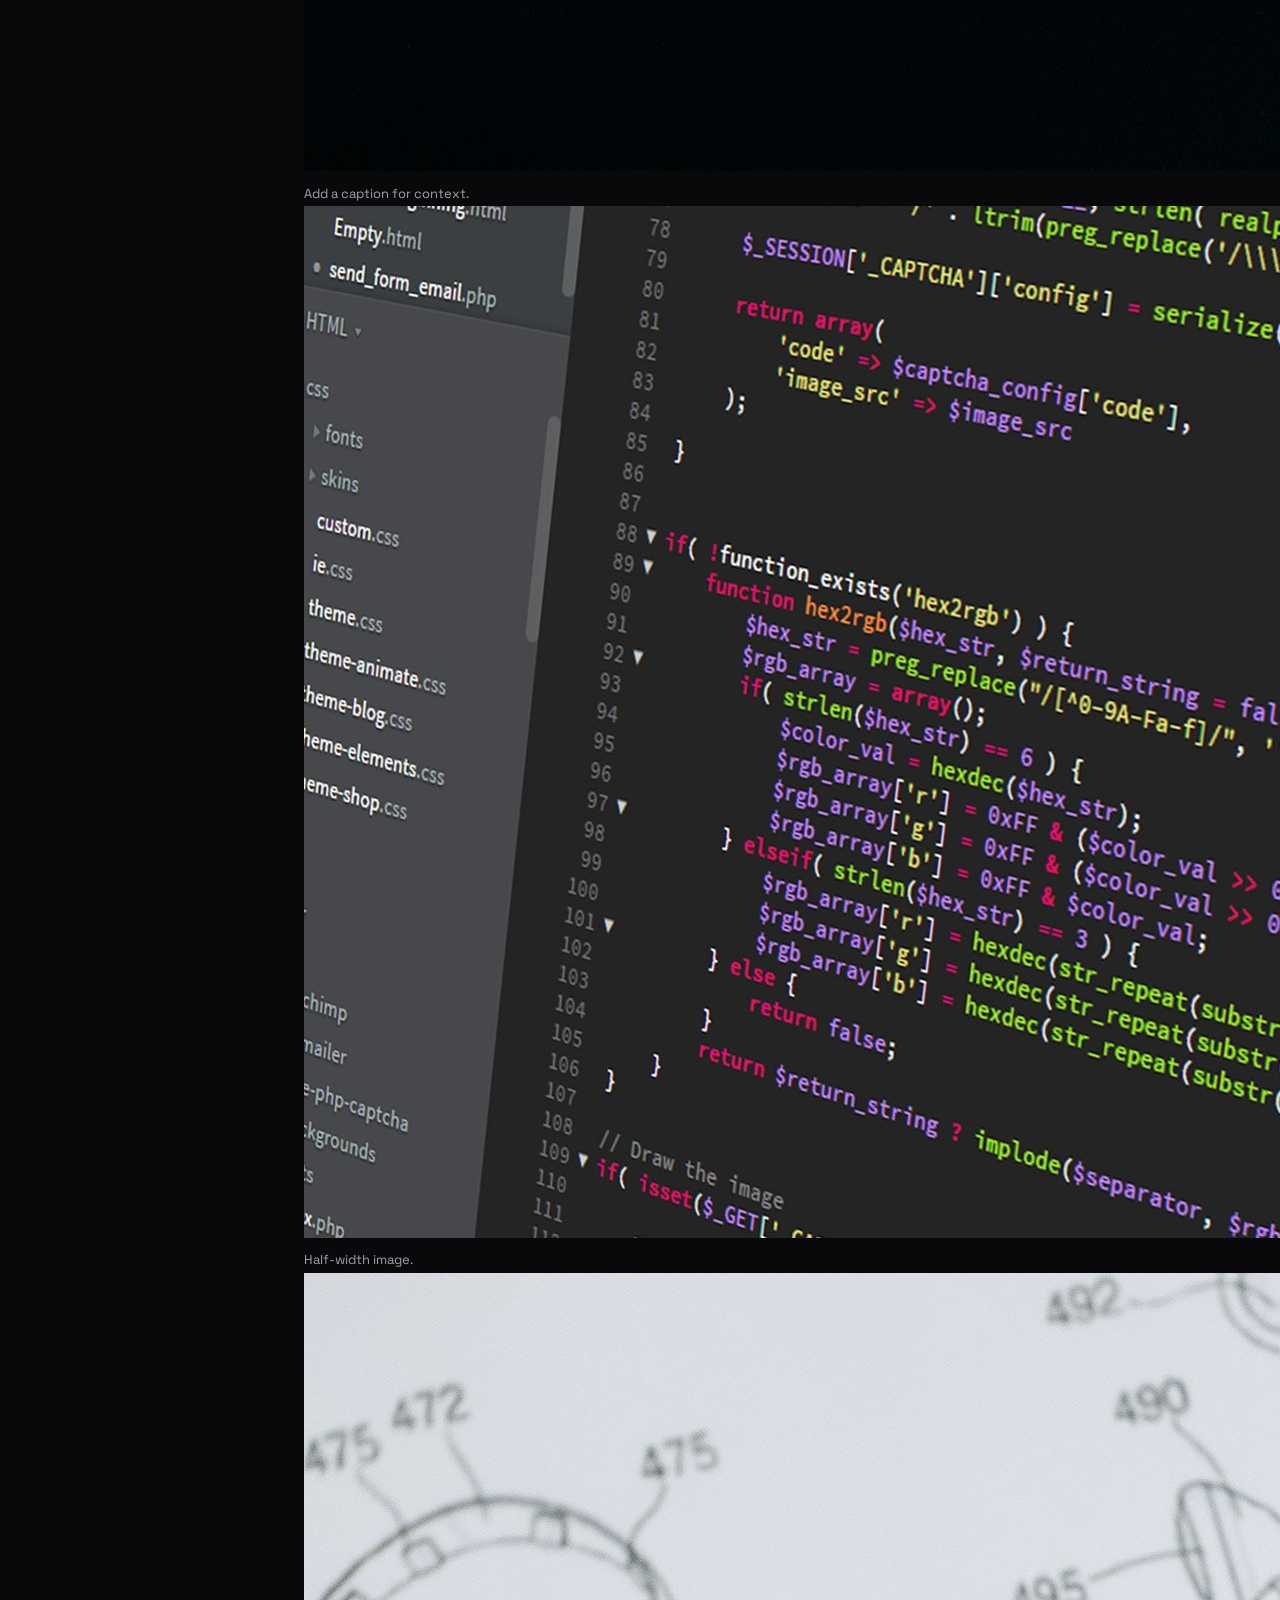
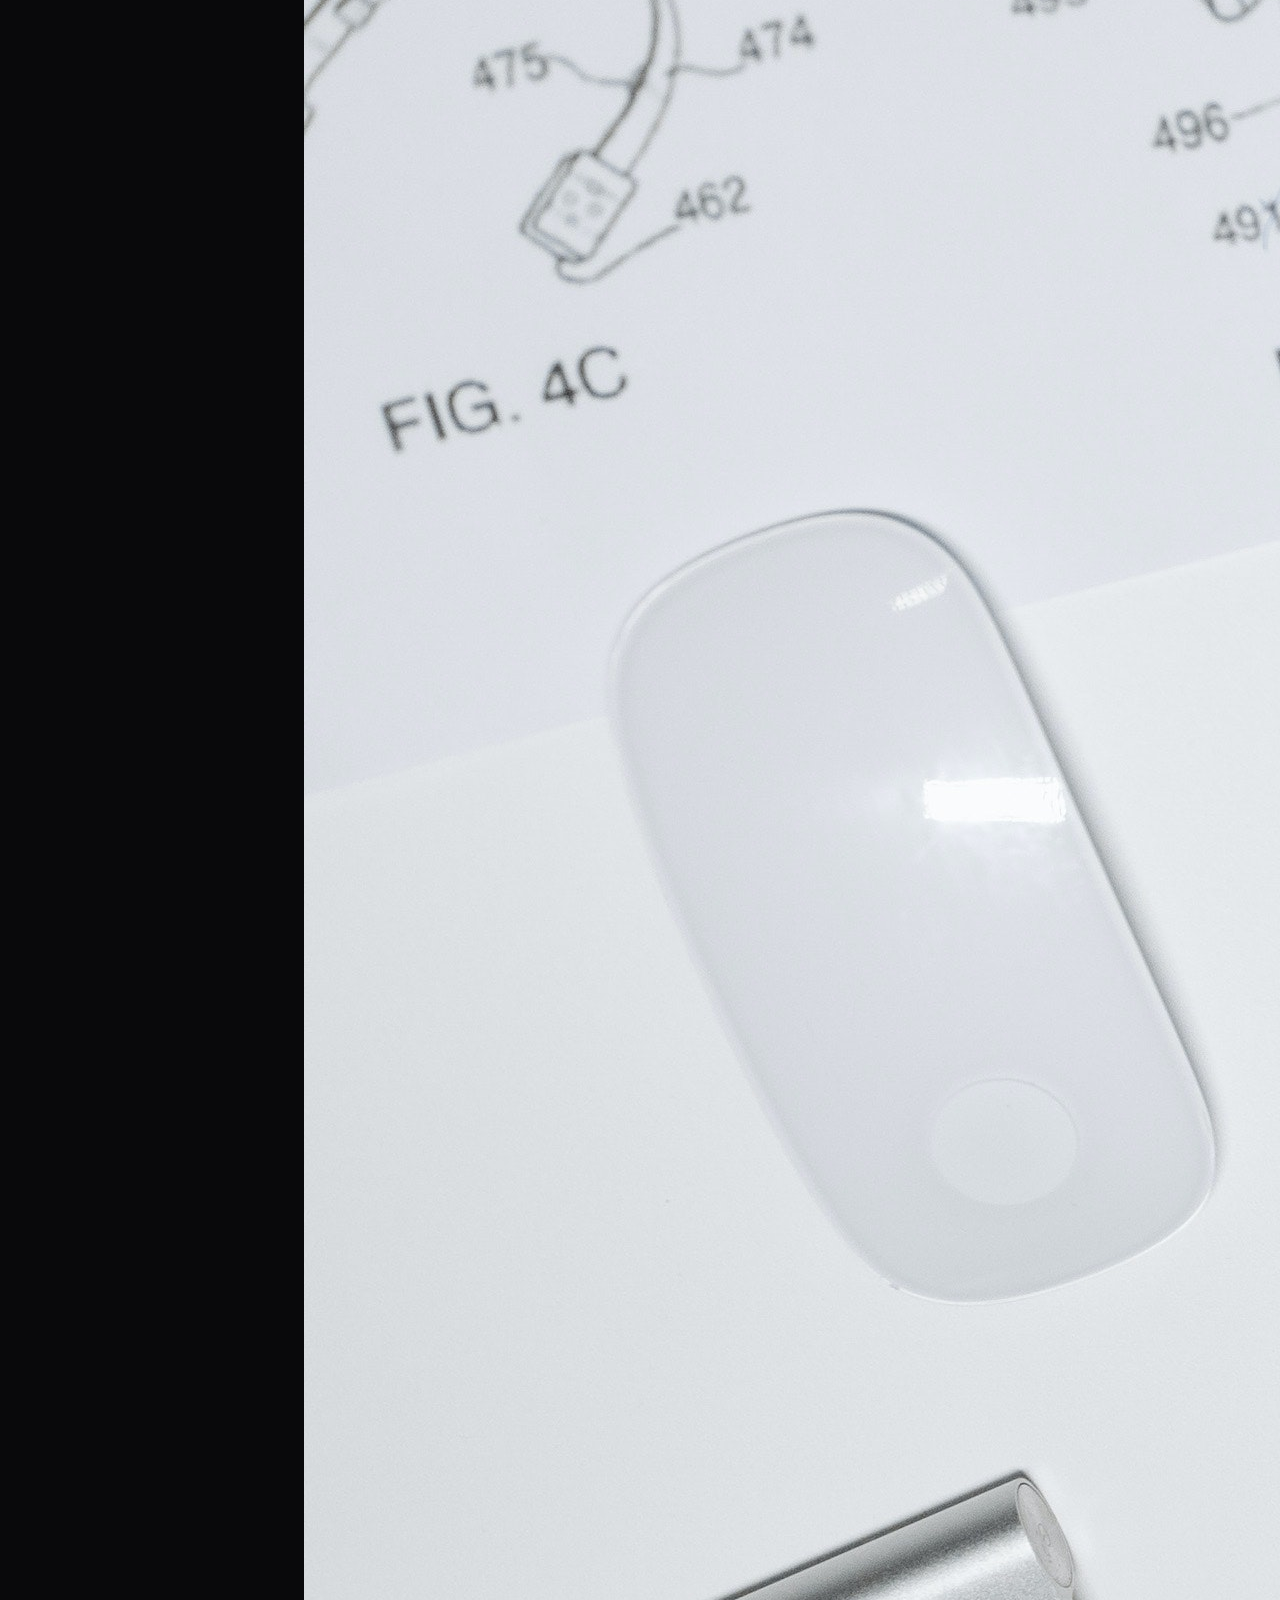
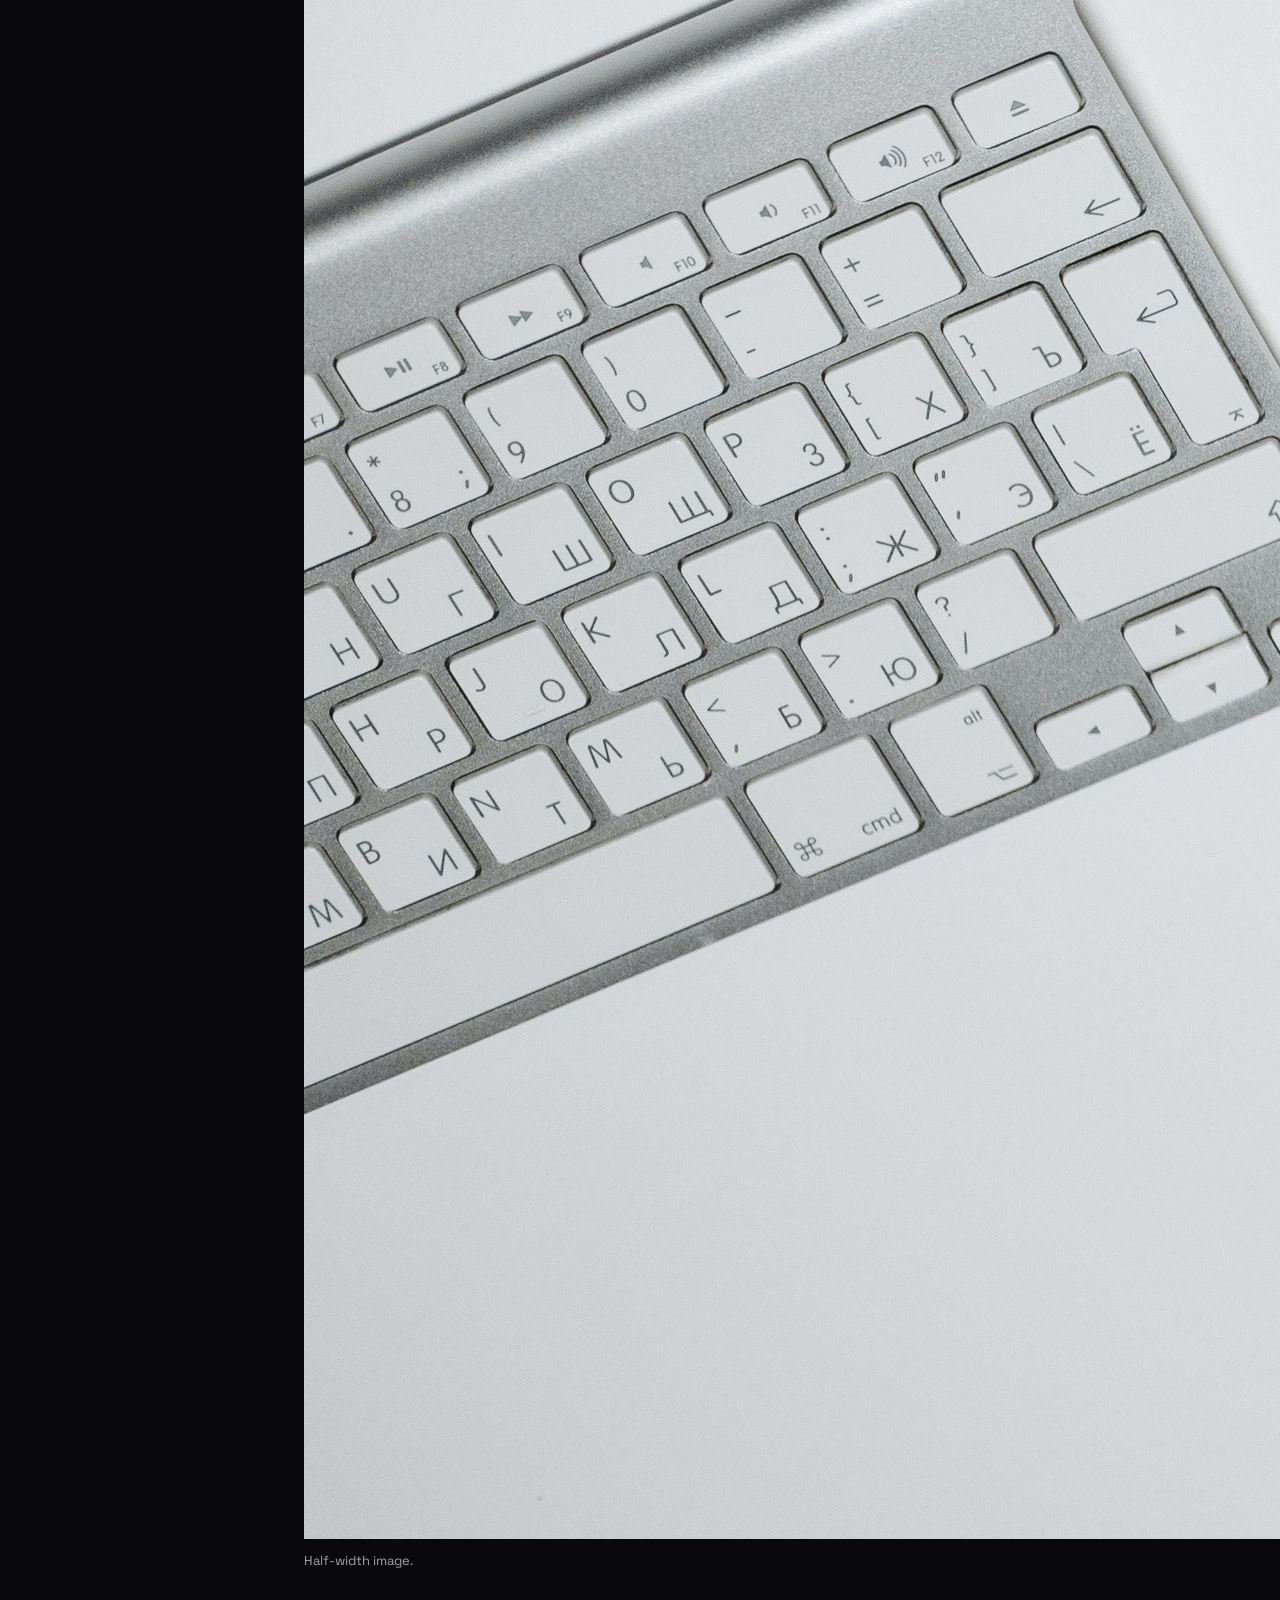
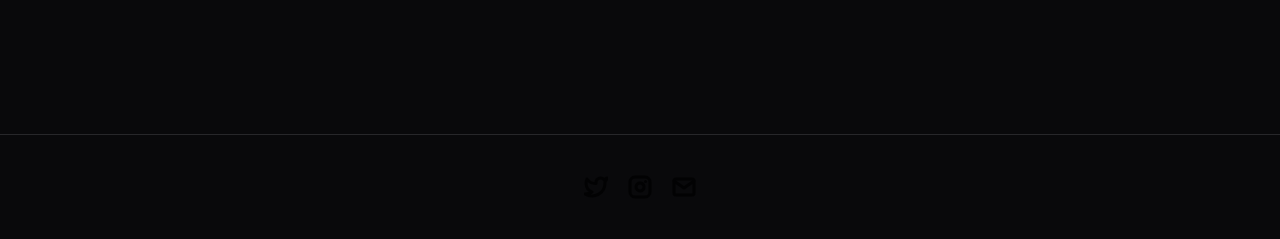
<file: project-pages/project-template.html>
<!-- 
 Project Page Template for LRW Portfolio
 Copy this file for each new project, rename it, and customize.
-->

<!DOCTYPE html>
<html lang="en">
	<head>
		<meta charset="utf-8">
		<link rel="icon" href="../assets/images/1311.png" />
		<title>LRW — Portfolio</title>
		<meta name="description" content="Showcase portfolio of LRW @luciusrockwing.">
		<meta name="viewport" content="width=device-width, initial-scale=1" />

		<link rel="stylesheet" href="../css/layout.css">
		<link rel="stylesheet" href="../css/typography.css">
		<link rel="stylesheet" href="../css/utilities.css">

		<script defer src="../js/script.js"></script>
	</head>
	<body>
	<!-- NAVBAR -->
	<div class="navbar">
		<a class="nav-title-link" href="../index.html">
			<span class="nav-title">LRW</span>
		</a>
		<a class="button" href="mailto:luciusrockwing@gmail.com">
			<span class="button-text">Contact</span>
		</a>
	</div>

	<!-- MAIN PAGE CONTENT -->
	<div id="main-content">

	<!-- PROJECT HEADER -->
	<div id="project-header">
		<div class="main-title">Project Name</div>
		<div class="body-text">A short description of the project — hook the reader and tell them why they should keep reading.</div>
		<image class="project-header-image" src="../assets/images/desktop.jpeg">
	</div>

	<!-- PROJECT DETAILS -->
	<div id="project-details">
		<div class="subheader-text">Project Details</div>
		<div class="project-details-content">
			<div class="body-text">Describe the project in detail here. What was the goal? What did you build? What was the outcome? Replace this placeholder text with your real story.</div>
			<div class="body-text">Add more paragraphs as needed using the same body-text div structure.</div>
		</div>
	</div>

	<!-- IMAGE GALLERY -->
	<div id="project-gallery">
		<div class="subheader-text">Image Gallery</div>
		<div class="project-gallery-content">
			<!-- Full width -->
			<div class="gallery-image-container">
				<img src="../assets/images/camera.jpeg" class="gallery-image">
				<span class="image-caption">Add a caption for context.</span>
			</div>
			<!-- Half width side by side -->
			<div class="gallery-image-container half-width">
				<img src="../assets/images/code.jpeg" class="gallery-image">
				<span class="image-caption">Half-width image.</span>
			</div>
			<div class="gallery-image-container half-width">
				<img src="../assets/images/sketchbook.jpeg" class="gallery-image">
				<span class="image-caption">Half-width image.</span>
			</div>
		</div>
	</div>
	</div>

	<!-- FOOTER -->
	<div id="footer">
		<a class="icon-link" target="_blank" href="https://twitter.com/luciusrockwing">
			<image src="../assets/icons/twitter.svg" class="footer-icon"/>
		</a>
		<a class="icon-link" target="_blank" href="https://instagram.com/luciusrockwing">
			<image src="../assets/icons/instagram.svg" class="footer-icon"/>
		</a>
		<a class="icon-link" href="mailto:luciusrockwing@gmail.com">
			<image src="../assets/icons/mail.svg" class="footer-icon"/>
		</a>
	</div>

	</body>
</html>
</file>
<file: css/typography.css>
@import url('https://fonts.googleapis.com/css2?family=Archivo:wght@300;400;500;600;700&family=Space+Grotesk:wght@300;400;500;600;700&display=swap');

body {
	font-family: var(--font-body);
	font-size: 16px;
	line-height: 1.65;
	color: var(--color-text);
}

.nav-title {
	font-family: var(--font-heading);
	font-weight: 700;
	font-size: 20px;
	letter-spacing: -0.02em;
	color: var(--color-text);
}

.button-text {
	font-family: var(--font-body);
	font-size: 14px;
	font-weight: 500;
	letter-spacing: 0.01em;
}

.image-caption {
	font-family: var(--font-body);
	font-size: 13px;
	font-weight: 400;
	color: var(--color-text-muted);
}

.main-title {
	font-family: var(--font-heading);
	font-size: 48px;
	font-weight: 700;
	line-height: 1.1;
	letter-spacing: -0.03em;
	color: var(--color-text);
	text-wrap: balance;
}

.subheader-text {
	font-family: var(--font-heading);
	font-size: 14px;
	font-weight: 600;
	letter-spacing: 0.08em;
	text-transform: uppercase;
	color: var(--color-text-muted);
}

.body-text {
	font-family: var(--font-body);
	font-size: 16px;
	font-weight: 400;
	line-height: 1.65;
	color: var(--color-text);
}

.body-text a {
	color: var(--color-accent);
	transition: color var(--transition-fast);
}

.body-text a:hover {
	color: var(--color-accent-hover);
}

/* Responsive typography */
@media only screen and (max-width: 600px) {
	.main-title {
		font-size: 36px;
	}
}
</file>
<file: css/layout.css>
:root {
	--color-bg: #09090B;
	--color-surface: #18181B;
	--color-border: #27272A;
	--color-text: #FAFAFA;
	--color-text-muted: #A1A1AA;
	--color-text-dim: #71717A;
	--color-accent: #2563EB;
	--color-accent-hover: #3B82F6;
	--color-cta-text: #FAFAFA;
	--font-heading: 'Archivo', sans-serif;
	--font-body: 'Space Grotesk', sans-serif;
	--ease-out: cubic-bezier(0.16, 1, 0.3, 1);
	--ease-in-out: cubic-bezier(0.65, 0, 0.35, 1);
	--transition-fast: 150ms var(--ease-out);
	--transition-base: 250ms var(--ease-out);
	--transition-slow: 400ms var(--ease-in-out);
	--gap-section: 120px;
	--gap-content: 24px;
	--max-width: 720px;
}

* {
	box-sizing: border-box;
}

html {
	text-size-adjust: none;
	-webkit-text-size-adjust: none;
	-moz-text-size-adjust: none;
	-ms-text-size-adjust: none;
}

body {
	margin: 0;
	background-color: var(--color-bg);
	color: var(--color-text);
	-webkit-font-smoothing: antialiased;
	-moz-osx-font-smoothing: grayscale;
}


/* Main Page Layout */

#main-content {
	max-width: var(--max-width);
	margin: 0 auto;
	padding: 160px 24px;
	display: flex;
	flex-direction: column;
	gap: var(--gap-section);
}


/* Portfolio Header */

#portfolio-header {
	display: flex;
	flex-direction: column;
	gap: 24px;
}

#portfolio-header-text-container {
	display: flex;
	flex-direction: column;
	gap: 24px;
}


/* About Section */

#about-section {
	display: flex;
	flex-direction: column;
	gap: var(--gap-content);
}

.about-section-content {
	display: flex;
	flex-direction: column;
	gap: 16px;
}


/* Showcase Section */

#showcase-section {
	display: flex;
	flex-direction: column;
	gap: var(--gap-content);
}


/* Project Pages */

#project-header {
	display: flex;
	flex-direction: column;
	gap: 16px;
}

#project-details {
	display: flex;
	flex-direction: column;
	gap: 16px;
}

.project-details-content {
	display: flex;
	flex-direction: column;
	gap: 16px;
}


/* ===== Scroll Entrance Animations ===== */

/* Skip link — hidden until focused */
.skip-link {
	position: absolute;
	top: -100%;
	left: 16px;
	padding: 8px 16px;
	background: var(--color-accent);
	color: var(--color-cta-text);
	border-radius: 4px;
	font-family: var(--font-body);
	font-size: 14px;
	text-decoration: none;
	z-index: 100;
	transition: top 150ms;
}

.skip-link:focus {
	top: 16px;
}

/* Scroll margin on anchor targets */
#about-section,
#showcase-section,
#project-header,
#project-details {
	scroll-margin-top: 100px;
}

.fade-in {
	opacity: 0;
	transform: translateY(16px);
	transition: opacity 600ms var(--ease-out), transform 600ms var(--ease-out);
}

.fade-in--visible {
	opacity: 1;
	transform: translateY(0);
}

@media (prefers-reduced-motion: reduce) {
	.fade-in {
		transition: none;
		opacity: 1;
		transform: none;
	}
}


/* Responsive Breakpoints */

@media only screen and (max-width: 800px) {
	#main-content {
		padding: 120px 20px;
		gap: 80px;
	}

	#portfolio-header {
		gap: 24px;
	}
}

@media only screen and (max-width: 600px) {
	#main-content {
		padding: 100px 16px;
		gap: 64px;
	}
}
</file>
<file: css/utilities.css>
/* ===== Navbar ===== */

.navbar {
	width: 100%;
	padding: 24px 32px;
	display: flex;
	justify-content: space-between;
	align-items: center;
	position: fixed;
	top: 0;
	left: 0;
	z-index: 50;
	background: linear-gradient(to bottom, var(--color-bg), transparent);
	mix-blend-mode: normal;
}

.nav-title-link {
	color: var(--color-text);
	text-decoration: none;
	transition: opacity var(--transition-fast);
}

.nav-title-link:hover {
	opacity: 0.7;
}

@media only screen and (max-width: 800px) {
	.navbar {
		padding: 16px 20px;
	}
}


/* ===== Button ===== */

a.button {
	padding: 8px 20px;
	border: 1px solid var(--color-border);
	border-radius: 100px;
	color: var(--color-text);
	text-decoration: none;
	width: fit-content;
	display: flex;
	gap: 8px;
	align-items: center;
	transition: border-color var(--transition-fast), background-color var(--transition-fast);
	cursor: pointer;
}

a.button:hover {
	border-color: var(--color-text-muted);
	background-color: var(--color-surface);
	text-decoration: none;
}


/* ===== Icons ===== */

.right-arrow-icon {
	width: 14px;
	height: 14px;
	transition: transform var(--transition-fast);
}

a.button:hover .right-arrow-icon {
	transform: translateX(3px);
}

a.icon-link {
	display: flex;
	font-size: 20px;
	opacity: 0.7;
	transition: opacity var(--transition-fast), transform var(--transition-base);
	cursor: pointer;
}

a.icon-link:hover {
	opacity: 1;
	transform: translateY(-2px);
}


/* ===== Footer ===== */

#footer {
	width: 100%;
	display: flex;
	padding: 40px 32px;
	justify-content: center;
	align-items: center;
	gap: 20px;
	border-top: 1px solid var(--color-border);
}

@media only screen and (max-width: 800px) {
	#footer {
		padding: 32px 20px;
	}
}


/* ===== Links ===== */

a.no-underline {
	text-decoration: none;
	color: var(--color-accent);
	cursor: pointer;
	transition: color var(--transition-fast);
}

a.no-underline:hover {
	color: var(--color-accent-hover);
	text-decoration: none;
}


/* ===== Focus Visible ===== */

a:focus-visible,
a.button:focus-visible {
	outline: 2px solid var(--color-accent);
	outline-offset: 2px;
	border-radius: 4px;
}

a.button:focus-visible {
	border-radius: 100px;
}

.nav-title-link:focus-visible {
	outline-offset: 4px;
}


/* ===== Touch ===== */

a.button,
a.icon-link,
a.nav-title-link,
a.no-underline {
	touch-action: manipulation;
}


/* ===== Showcase List ===== */

.showcase-list .body-text {
	padding: 12px 0;
	border-bottom: 1px solid var(--color-border);
	transition: padding-left var(--transition-base);
}

.showcase-list .body-text:first-child {
	padding-top: 0;
}

.showcase-list .body-text:last-child {
	border-bottom: none;
}

.showcase-list .body-text:hover {
	padding-left: 8px;
}


/* ===== Project Details List (showcase subpage) ===== */

.project-details-content .body-text {
	padding: 12px 0;
	border-bottom: 1px solid var(--color-border);
	transition: padding-left var(--transition-base);
}

.project-details-content .body-text:first-child {
	padding-top: 0;
}

.project-details-content .body-text:last-child {
	border-bottom: none;
}

.project-details-content .body-text:hover {
	padding-left: 8px;
}
</file>
